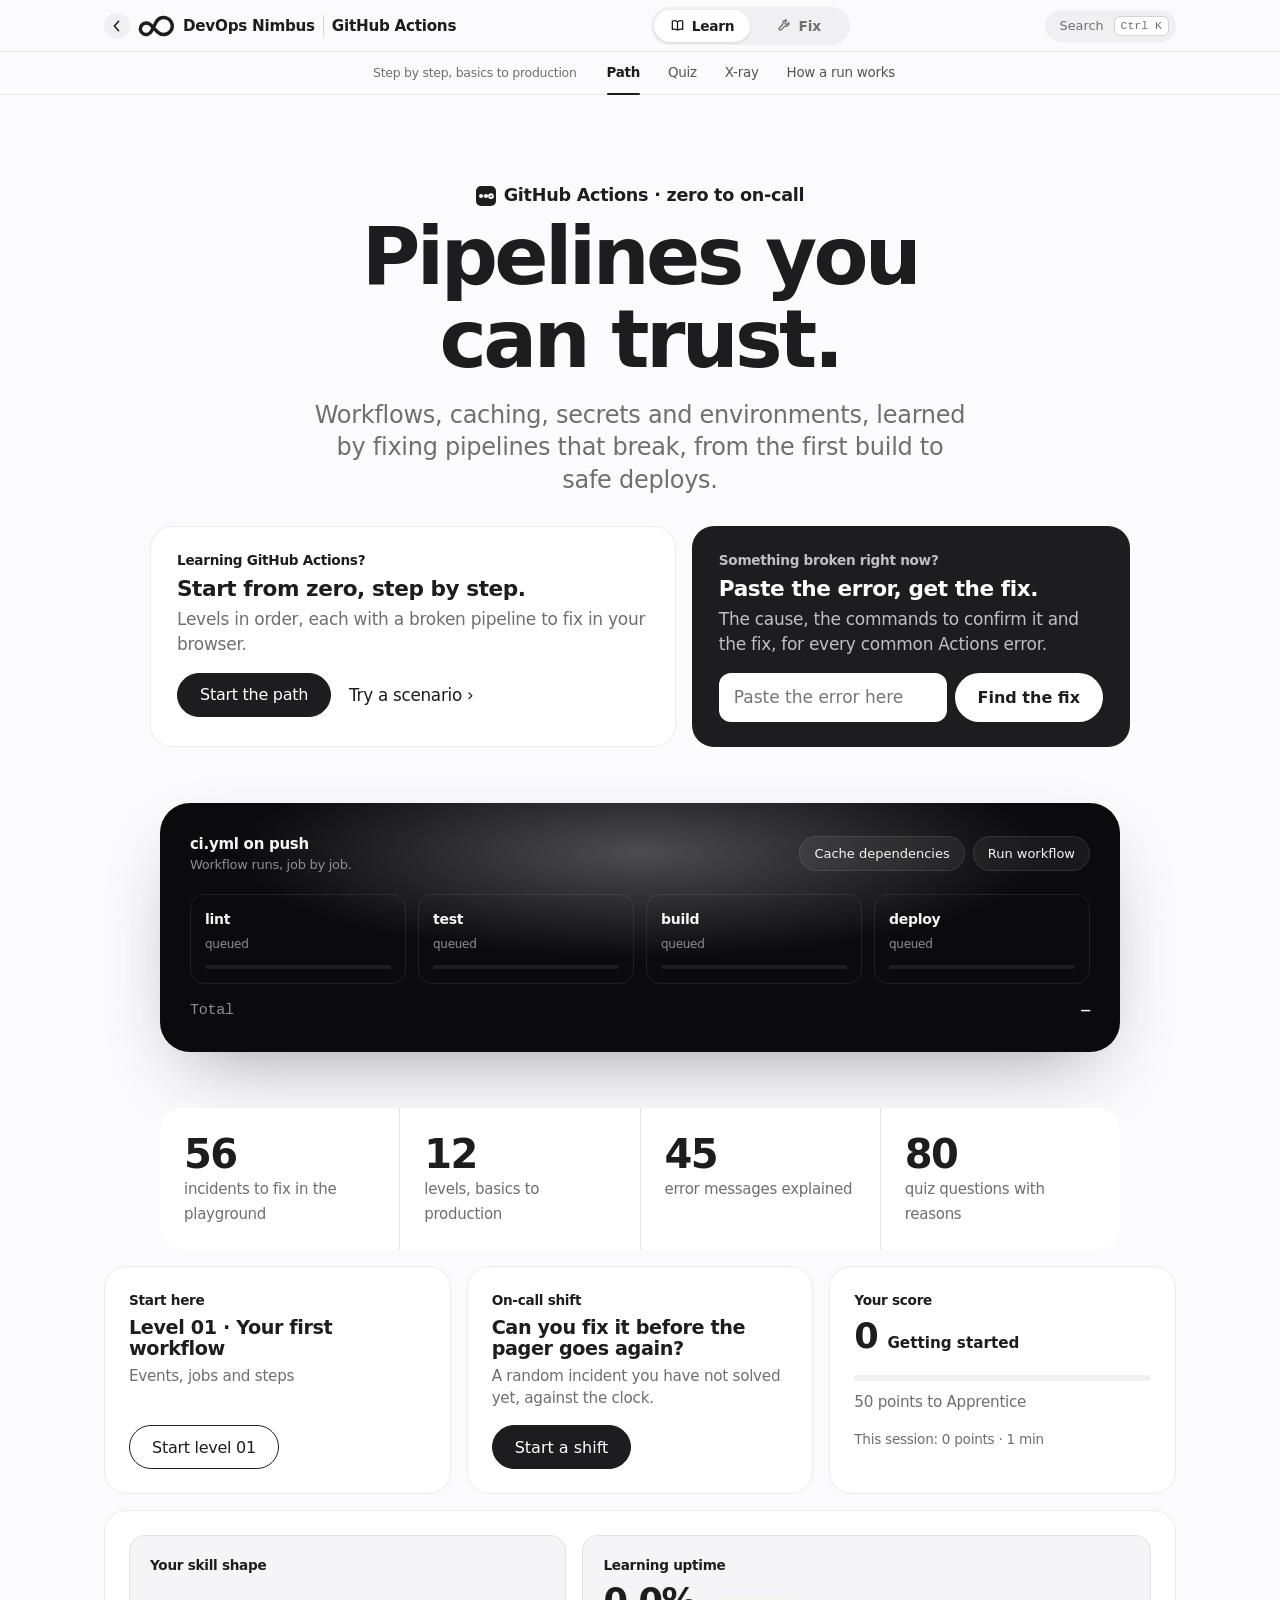
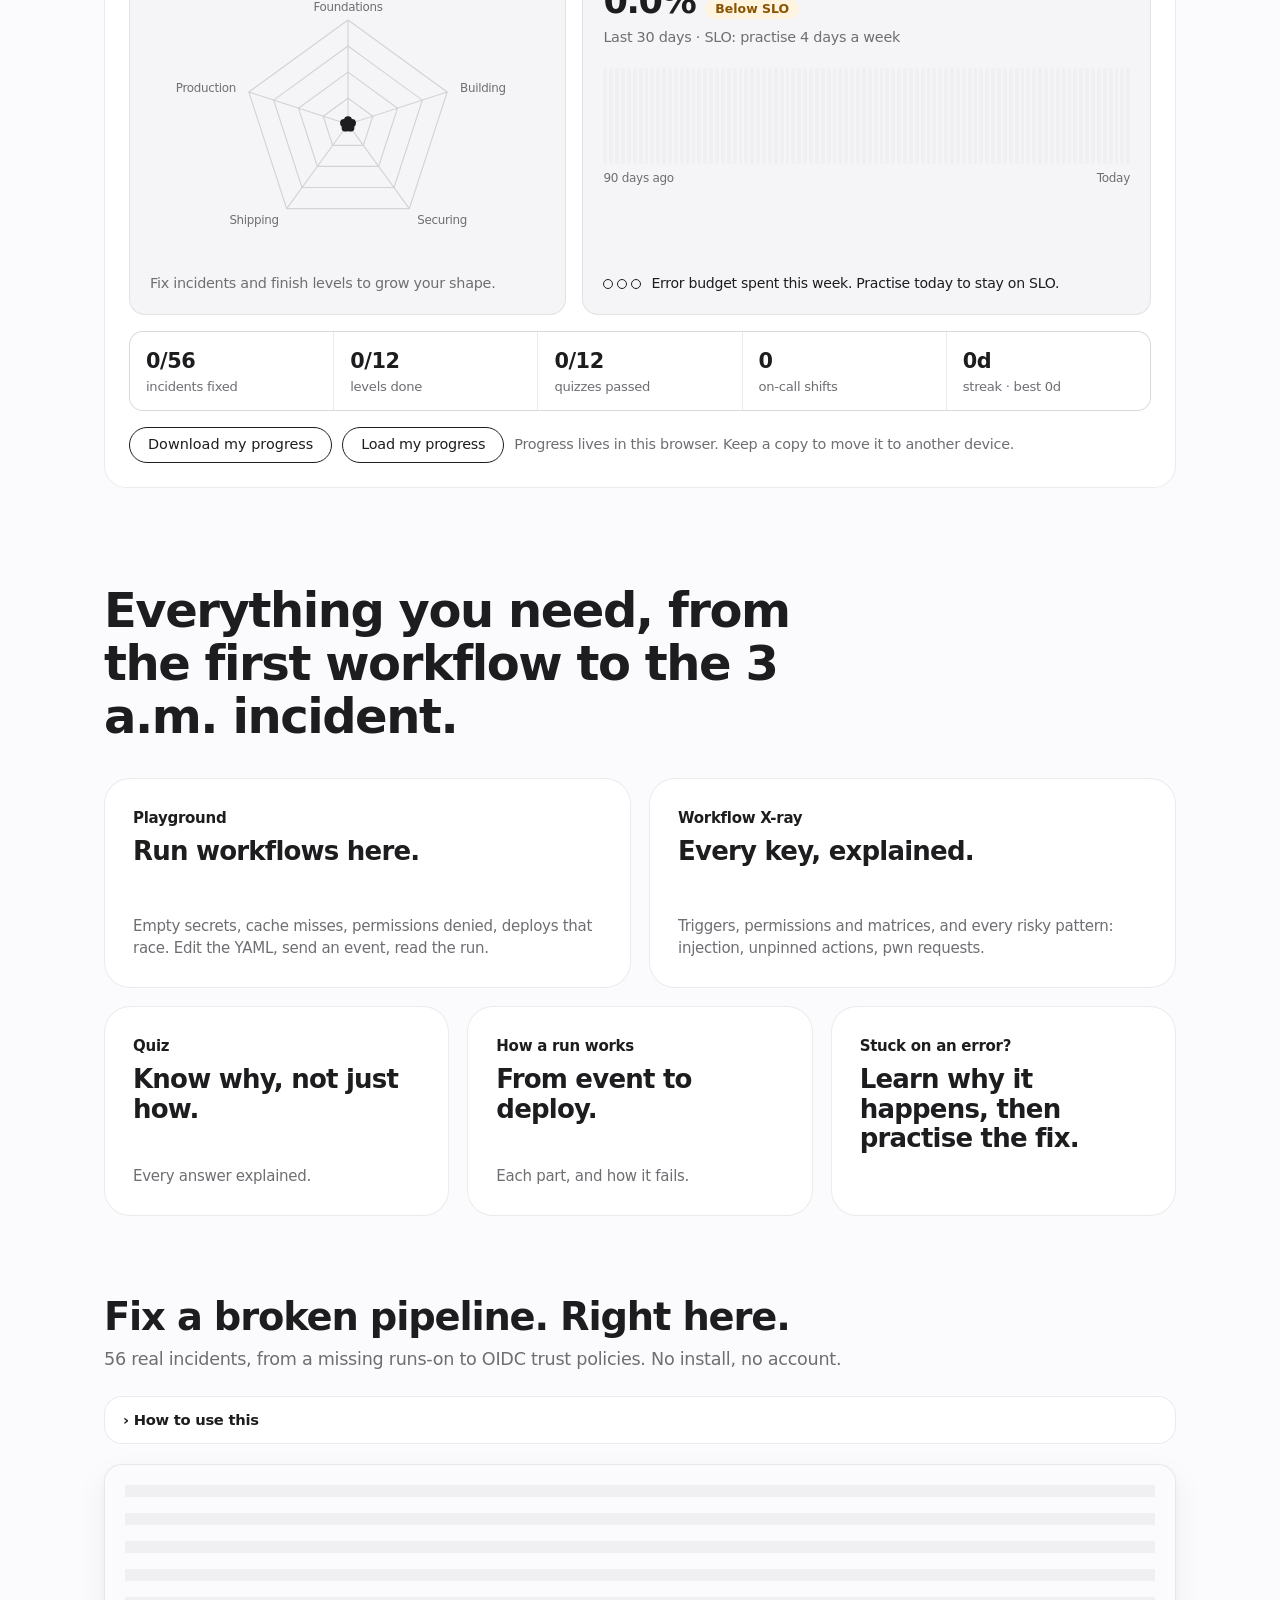
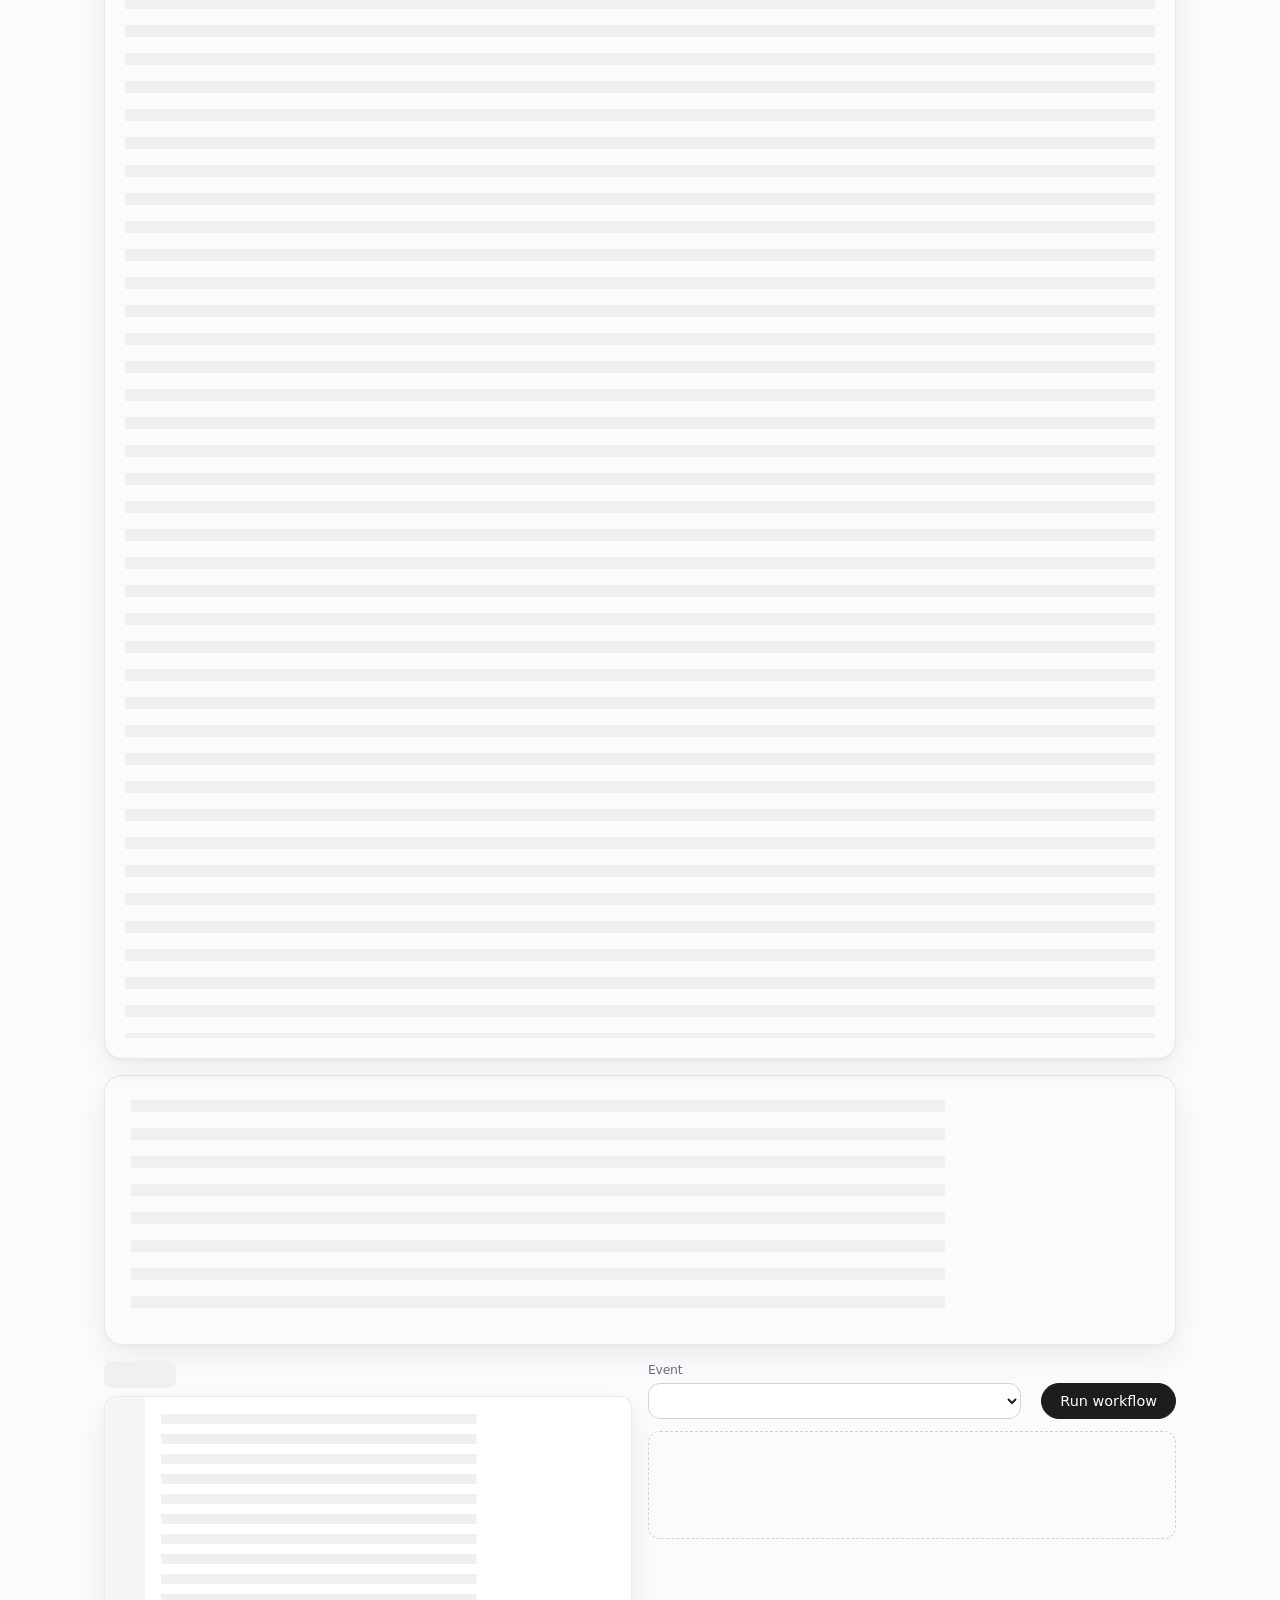
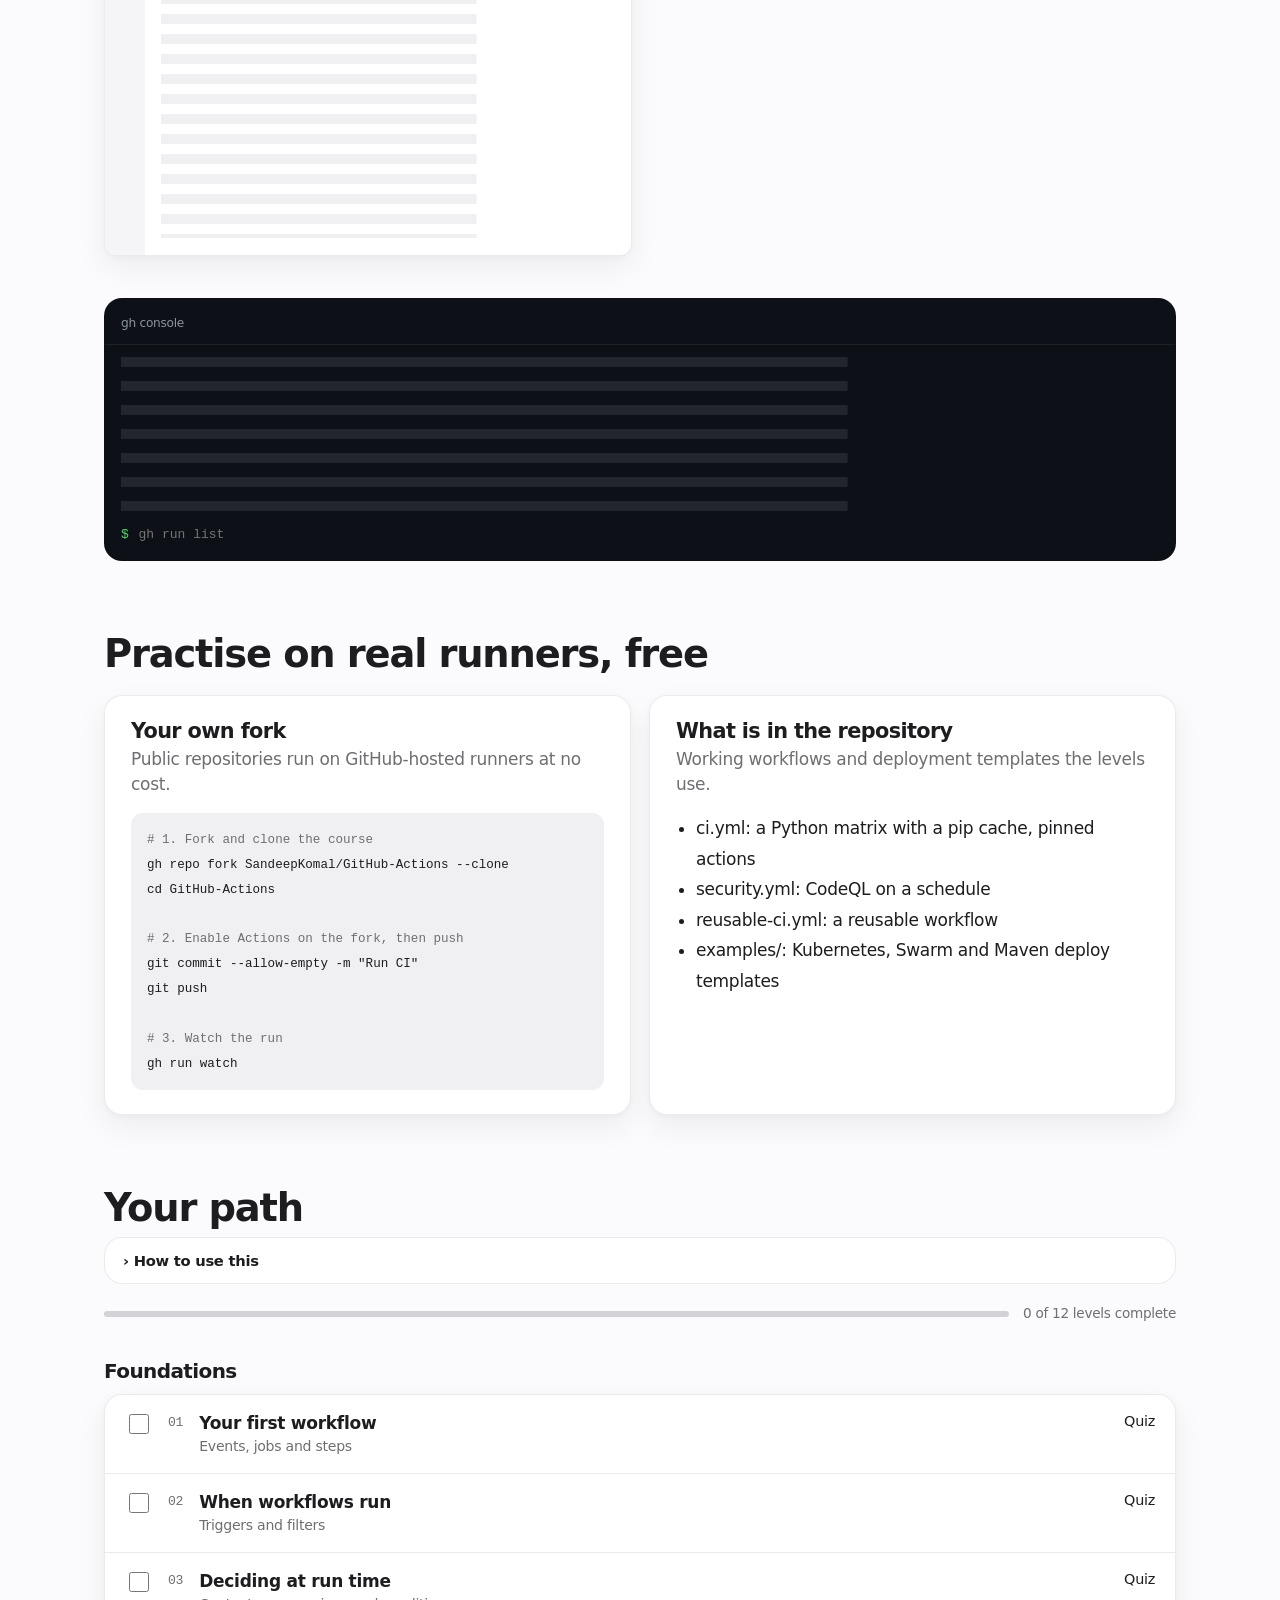
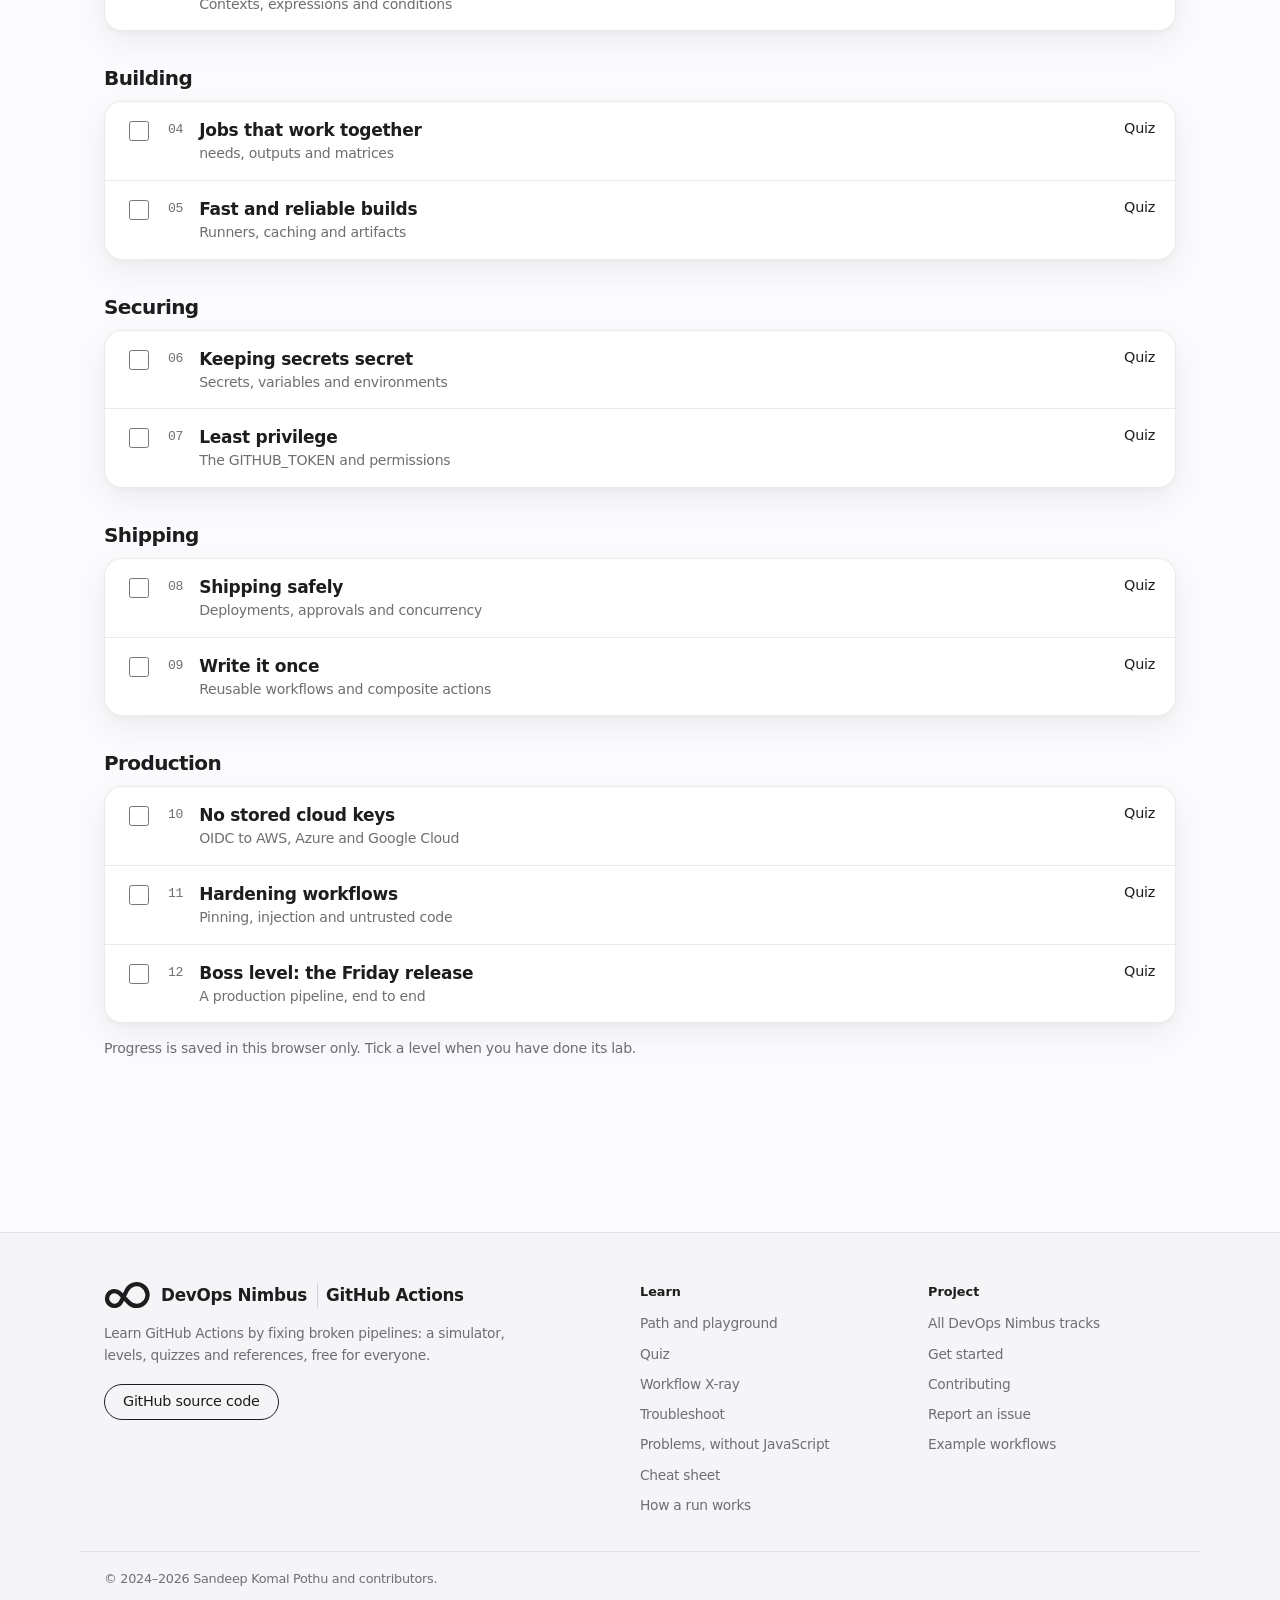
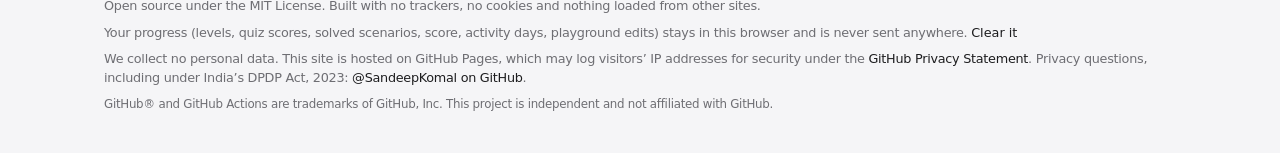
<file: site/index.html>
<!doctype html>
<html lang="en">
<head>
  <meta charset="utf-8">
  <meta name="viewport" content="width=device-width, initial-scale=1">
  <meta http-equiv="Content-Security-Policy" content="default-src 'self'; script-src 'self'; style-src 'self'; img-src 'self' data:; connect-src 'none'; base-uri 'none'; form-action 'none'">
  <meta name="description" content="Learn GitHub Actions by fixing broken pipelines: a workflow simulator with 56 real incidents, a Workflow X-ray, quizzes, a troubleshooting reference for every common error, and a cheat sheet. Free, no account.">
  <meta property="og:site_name" content="DevOps Nimbus">
  <meta property="og:title" content="GitHub Actions, zero to on-call · DevOps Nimbus">
  <meta property="og:description" content="A workflow simulator with real incidents and real error messages, a Workflow X-ray and a troubleshooting reference. Free and open source.">
  <meta property="og:type" content="website">
  <meta property="og:url" content="https://sandeepkomal.github.io/GitHub-Actions/">
  <link rel="canonical" href="https://sandeepkomal.github.io/GitHub-Actions/">
  <title>GitHub Actions · DevOps Nimbus</title>
  <link rel="stylesheet" href="style.css">
  <!-- Only what the first screen needs, fetched alongside the stylesheet; app.js loads the playground, X-ray, quiz bank and architecture after the first paint. -->
  <script defer src="data.js"></script>
  <script defer src="scenario-index.js"></script>
  <script defer src="app.js"></script>
  <script defer src="engage.js"></script>
  <link rel="icon" href="favicon.svg" type="image/svg+xml">
</head>
<body>
  <a class="skip" href="#main">Skip to content</a>
  <header class="top">
    <div class="wrap top-inner">
      <div class="brand">
        <a class="brand-hub" href="https://sandeepkomal.github.io/devops-nimbus/" title="Back to all DevOps Nimbus tracks"><span class="brand-back" aria-hidden="true"><svg viewBox="0 0 8 14" width="7" height="12"><path d="M6.5 1.5 1.5 7l5 5.5" fill="none" stroke="currentColor" stroke-width="1.8" stroke-linecap="round" stroke-linejoin="round"/></svg></span><img class="mark" src="nimbus.svg" alt="" width="37" height="22"><span>DevOps Nimbus</span><span class="sr-only">: back to all tracks</span></a>
        <a class="brand-track" href="#path">GitHub Actions</a>
      </div>
      <nav class="switch" aria-label="Mode">
        <a class="sw learn" href="#path"><svg viewBox="0 0 16 16" width="15" height="15" aria-hidden="true"><path d="M2.5 3.2c1.8-.6 3.6-.4 5.5.8 1.9-1.2 3.7-1.4 5.5-.8v9c-1.8-.6-3.6-.4-5.5.8-1.9-1.2-3.7-1.4-5.5-.8zM8 4v9" fill="none" stroke="currentColor" stroke-width="1.4" stroke-linejoin="round"/></svg>Learn</a>
        <a class="sw fix" href="#doctor"><svg viewBox="0 0 16 16" width="15" height="15" aria-hidden="true"><path d="M10.2 2.4a3.3 3.3 0 0 0-3.9 4.3L2.6 10.4a1.4 1.4 0 0 0 2 2l3.7-3.7a3.3 3.3 0 0 0 4.3-3.9l-2 2-1.7-.4-.4-1.7z" fill="none" stroke="currentColor" stroke-width="1.4" stroke-linejoin="round"/></svg>Fix</a>
      </nav>
      <button type="button" class="kbd-btn" id="palette-open" aria-label="Search the site (Ctrl+K)"><span>Search</span><kbd id="palette-key">Ctrl K</kbd></button>
    </div>
    <div class="wrap sub-row">
      <nav class="subnav" aria-label="Sections">
        <div class="mode learn" role="group" aria-label="Learn">
          <span class="mode-k">Step by step, basics to production</span>
          <a href="#path" data-tab="path">Path</a>
          <a href="#quiz" data-tab="quiz">Quiz</a>
          <a href="#xray" data-tab="xray">X-ray</a>
          <a href="#arch" data-tab="arch">How a run works</a>
        </div>
        <div class="mode fix" role="group" aria-label="Fix">
          <span class="mode-k">Something broken? Find the cause and the fix</span>
          <a href="#doctor" data-tab="doctor">Troubleshoot</a>
          <a href="#cheats" data-tab="cheats">Cheat sheet</a>
        </div>
      </nav>
    </div>
  </header>

  <main id="main">
    <section id="tab-path" class="tab">
      <header class="hero">
        <div class="wrap">
          <p class="eyebrow"><img class="eyebrow-logo" src="logo.svg" alt="" width="20" height="20">GitHub Actions · zero to on-call</p>
          <h1>Pipelines you<br>can trust.</h1>
          <p class="sub">Workflows, caching, secrets and environments, learned by fixing pipelines that break, from the first build to safe deploys.</p>
          <div class="doors">
            <div class="door learn">
              <p class="door-k">Learning GitHub Actions?</p>
              <h2>Start from zero, step by step.</h2>
              <p>Levels in order, each with a broken pipeline to fix in your browser.</p>
              <div class="ctas">
                <a class="pill primary" href="#path-title">Start the path</a>
                <a class="link" href="#playground">Try a scenario</a>
              </div>
            </div>
            <div class="door fix">
              <p class="door-k">Something broken right now?</p>
              <h2>Paste the error, get the fix.</h2>
              <p>The cause, the commands to confirm it and the fix, for every common Actions error.</p>
              <div class="door-search">
                <input id="door-q" type="search" placeholder="Paste the error here" aria-label="Paste an error" autocomplete="off" spellcheck="false">
                <button type="button" class="pill" id="door-go">Find the fix</button>
              </div>
            </div>
          </div>
          <div class="stage" id="stage"></div>
          <div class="stats" id="stats"></div>
          <section class="engage" id="engage" aria-label="Your learning"></section>
        </div>
      </header>

      <div class="wrap">
        <section class="section" aria-labelledby="features-title">
          <h2 id="features-title" class="section-title big">Everything you need, from the first workflow to the 3 a.m. incident.</h2>
          <div class="bento">
            <a class="tile wide" href="#playground"><div><div class="k">Playground</div><h3>Run workflows here.</h3></div><p>Empty secrets, cache misses, permissions denied, deploys that race. Edit the YAML, send an event, read the run.</p></a>
            <a class="tile wide" href="#xray"><div><div class="k">Workflow X-ray</div><h3>Every key, explained.</h3></div><p>Triggers, permissions and matrices, and every risky pattern: injection, unpinned actions, pwn requests.</p></a>
            <a class="tile" href="#quiz"><div><div class="k">Quiz</div><h3>Know why, not just how.</h3></div><p>Every answer explained.</p></a>
            <a class="tile" href="#arch"><div><div class="k">How a run works</div><h3>From event to deploy.</h3></div><p>Each part, and how it fails.</p></a>
            <a class="tile" href="#doctor"><div><div class="k">Stuck on an error?</div><h3>Learn why it happens, then practise the fix.</h3></div></a>
          </div>
        </section>

        <section class="playground" id="playground" aria-labelledby="pg-title">
          <h2 id="pg-title" class="section-title">Fix a broken pipeline. Right here.</h2>
          <p class="section-sub" id="pg-count">Real incidents, real error messages. No install, no account.</p>
          <div class="guide-slot" data-guide="playground"></div>
          <div class="pg-scenarios" id="pg-scenarios" role="group" aria-label="Scenario"></div>
          <div class="pg-brief card" id="pg-brief"></div>
          <div class="pg-body">
            <div class="pg-editor">
              <div class="pg-files" id="pg-files" role="tablist" aria-label="Files"></div>
              <div class="pg-code-wrap">
                <div class="pg-gutter" id="pg-gutter" aria-hidden="true"></div>
                <textarea id="pg-code" spellcheck="false" autocapitalize="off" autocomplete="off" wrap="off"></textarea>
              </div>
              <p class="pg-yaml-error" id="pg-yaml-error" aria-live="polite"></p>
              <div class="pg-snippet" id="pg-snippet" hidden></div>
            </div>
            <div class="pg-run">
              <div class="pg-trigger">
                <label class="pg-event-label">Event
                  <select id="pg-event"></select>
                </label>
                <div class="pg-inputs" id="pg-inputs"></div>
                <button type="button" class="pill primary small-pill" id="pg-run-btn">Run workflow</button>
              </div>
              <div id="pg-output" aria-live="polite"></div>
            </div>
          </div>
          <div class="pg-term">
            <div class="pg-bar" aria-hidden="true"><em>gh console</em></div>
            <div class="pg-out" id="pg-console-out" role="log" aria-label="gh console output"></div>
            <form class="pg-form" id="pg-console" autocomplete="off">
              <span aria-hidden="true">$</span>
              <input id="pg-console-input" type="text" spellcheck="false" autocapitalize="off" aria-label="Type a gh command" placeholder="gh run list">
            </form>
          </div>
        </section>

        <section aria-labelledby="start-title">
          <h2 id="start-title" class="section-title">Practise on real runners, free</h2>
          <div class="start-grid">
            <div class="card">
              <h3>Your own fork</h3>
              <p class="muted">Public repositories run on GitHub-hosted runners at no cost.</p>
              <pre class="start"><code><span class="cm"># 1. Fork and clone the course</span>
gh repo fork SandeepKomal/GitHub-Actions --clone
cd GitHub-Actions

<span class="cm"># 2. Enable Actions on the fork, then push</span>
git commit --allow-empty -m "Run CI"
git push

<span class="cm"># 3. Watch the run</span>
gh run watch</code></pre>
            </div>
            <div class="card">
              <h3>What is in the repository</h3>
              <p class="muted">Working workflows and deployment templates the levels use.</p>
              <ul class="start-list">
                <li><a data-repo="/blob/main/.github/workflows/ci.yml" href="#">ci.yml</a>: a Python matrix with a pip cache, pinned actions</li>
                <li><a data-repo="/blob/main/.github/workflows/security.yml" href="#">security.yml</a>: CodeQL on a schedule</li>
                <li><a data-repo="/blob/main/.github/workflows/reusable-ci.yml" href="#">reusable-ci.yml</a>: a reusable workflow</li>
                <li><a data-repo="/tree/main/examples" href="#">examples/</a>: Kubernetes, Swarm and Maven deploy templates</li>
              </ul>
            </div>
          </div>
        </section>

        <h2 class="section-title" id="path-title">Your path</h2>
        <div class="guide-slot" data-guide="path"></div>
        <div class="progress-row">
          <div class="bar" role="progressbar" aria-label="Levels complete" aria-valuemin="0" aria-valuemax="12" id="bar"><span id="bar-fill"></span></div>
          <span id="bar-text"></span>
        </div>
        <div id="levels"></div>
        <p class="note">Progress is saved in this browser only. Tick a level when you have done its lab.</p>
      </div>
    </section>

    <section id="tab-quiz" class="tab wrap" hidden>
      <h2>Quiz</h2>
      <p class="lede">Questions from real incidents, several for every level. You see right or wrong at once, with the reasoning.</p>
      <div class="guide-slot" data-guide="quiz"></div>
      <label class="field">Practise
        <select id="quiz-level"></select>
      </label>
      <button type="button" class="pill small-pill quiz-again" id="quiz-again">Start again with new order</button>
      <div id="quiz-list"></div>
    </section>

    <section id="tab-xray" class="tab wrap" hidden>
      <h2>Workflow X-ray</h2>
      <p class="lede">Paste a workflow to see what every key does, which lines are risky, and what is missing. Or open one of this repository's own.</p>
      <div class="guide-slot" data-guide="xray"></div>
      <div class="seg" id="xray-pick" role="tablist" aria-label="Workflow"></div>
      <div class="xray-paste card" id="xray-edit">
        <label for="xray-input" class="xray-paste-label">Paste a workflow</label>
        <textarea id="xray-input" rows="12" spellcheck="false" autocapitalize="off" placeholder="name: CI&#10;on: push&#10;jobs:&#10;  ..."></textarea>
        <p id="xray-error" class="xray-warn" hidden></p>
        <div class="xray-paste-actions">
          <button type="button" class="pill primary small-pill" id="xray-go">Explain</button>
          <button type="button" class="pill small-pill" id="xray-example">Load an example</button>
          <button type="button" class="pill small-pill" id="xray-clear">Clear</button>
          <span class="note">Ctrl+Enter explains. Everything stays in your browser; do not paste real secrets.</span>
        </div>
      </div>
      <div class="xray-paste card" id="xray-result" hidden>
        <div class="xray-result-bar">
          <div>
            <p class="xray-result-title" id="xray-summary"></p>
            <p class="note">Select any line to see what it does. Lines marked in amber are worth a second look.</p>
          </div>
          <button type="button" class="pill small-pill" id="xray-edit-btn">Paste another</button>
        </div>
        <div id="xray-review"></div>
      </div>
      <div class="xray" id="xray-view" hidden>
        <ol id="xray-lines" class="code" aria-label="Workflow lines"></ol>
        <aside id="xray-note" class="card" aria-live="polite"></aside>
      </div>
    </section>

    <section id="tab-doctor" class="tab wrap" hidden>
      <p class="mode-banner"><strong>Fix mode.</strong> For when something is broken right now. Learning GitHub Actions instead? <a href="#path">Start the path</a>.</p>
      <h2>Stuck on an error?</h2>
      <p class="lede">Paste the error from your run, or pick a symptom. Each answer explains why it happens, how to confirm it and how to fix and prevent it, then gives you a safe scenario to break and fix it yourself, so you recognise it next time.</p>
      <div class="guide-slot" data-guide="doctor"></div>
      <label class="field wide-field">Search errors and symptoms
        <input id="doctor-q" type="search" placeholder="Paste an error: Resource not accessible by integration" autocomplete="off">
      </label>
      <div id="doctor-list" class="doctor-groups"></div>
      <p class="muted" id="doctor-none" hidden>No answer matches. Try fewer words, or a tool name such as cache, OIDC or artifact.</p>
      <div id="doctor-out"></div>
      <p class="note">Every answer is also on the <a href="problems.html">problems page</a>, plain HTML that works without JavaScript.</p>
    </section>

    <section id="tab-cheats" class="tab wrap" hidden>
      <h2>Cheat sheet</h2>
      <p class="lede">The workflow snippets and gh commands people use. Try opens the playground scenario where it applies; Lab marks what needs a real repository.</p>
      <div class="guide-slot" data-guide="cheats"></div>
      <label class="field">Search
        <input id="cheat-q" type="search" placeholder="cache, secret, matrix..." autocomplete="off">
      </label>
      <div id="cheat-out"></div>
    </section>

    <section id="tab-arch" class="tab wrap" hidden>
      <h2>How a workflow run works</h2>
      <p class="lede">How a run goes from an event to a deploy: what each part does and how you can tell when it breaks. Point at a part, or tab to it.</p>
      <div class="arch" id="arch"></div>
    </section>
  </main>

  <footer class="foot">
    <div class="wrap foot-grid">
      <div class="foot-brand">
        <a class="brand" href="#path"><img class="mark" src="nimbus.svg" alt="" width="47" height="28">DevOps Nimbus <span class="brand-track">GitHub Actions</span></a>
        <p>Learn GitHub Actions by fixing broken pipelines: a simulator, levels, quizzes and references, free for everyone.</p>
        <a class="pill small-pill" data-repo="" href="#">GitHub source code</a>
      </div>
      <nav class="foot-col" aria-label="Learn">
        <h2>Learn</h2>
        <a href="#path">Path and playground</a>
        <a href="#quiz">Quiz</a>
        <a href="#xray">Workflow X-ray</a>
        <a href="#doctor">Troubleshoot</a>
        <a href="problems.html">Problems, without JavaScript</a>
        <a href="#cheats">Cheat sheet</a>
        <a href="#arch">How a run works</a>
      </nav>
      <nav class="foot-col" aria-label="Project">
        <h2>Project</h2>
        <a href="https://sandeepkomal.github.io/devops-nimbus/">All DevOps Nimbus tracks</a>
        <a data-repo="#quick-start" href="#">Get started</a>
        <a data-repo="/blob/main/CONTRIBUTING.md" href="#">Contributing</a>
        <a data-repo="/issues/new" href="#">Report an issue</a>
        <a data-repo="/tree/main/examples" href="#">Example workflows</a>
      </nav>
    </div>
    <div class="wrap foot-base">
      <p>© 2024–2026 Sandeep Komal Pothu and contributors.</p>
      <p>Open source under the MIT License. Built with no trackers, no cookies and nothing loaded from other sites.</p>
      <p>Your progress (levels, quiz scores, solved scenarios, score, activity days, playground edits) stays in this browser and is never sent anywhere. <button type="button" class="link-btn" id="forget">Clear it</button></p>
      <p>We collect no personal data. This site is hosted on GitHub Pages, which may log visitors’ IP addresses for security under the <a href="https://docs.github.com/en/site-policy/privacy-policies/github-general-privacy-statement">GitHub Privacy Statement</a>. Privacy questions, including under India’s DPDP Act, 2023: <a href="https://github.com/SandeepKomal">@SandeepKomal on GitHub</a>.</p>
      <p class="foot-tm">GitHub® and GitHub Actions are trademarks of GitHub, Inc. This project is independent and not affiliated with GitHub.</p>
    </div>
  </footer>

  <dialog id="palette" class="palette" aria-label="Search">
    <input id="palette-input" type="text" placeholder="Jump to a scenario, error or section" autocomplete="off" aria-controls="palette-list">
    <ul id="palette-list" role="listbox"></ul>
    <p class="palette-foot muted"><kbd>↑</kbd> <kbd>↓</kbd> to move · <kbd>Enter</kbd> to open · <kbd>Esc</kbd> to close</p>
  </dialog>
</body>
</html>
</file>
<file: site/style.css>
/* DevOps Nimbus GitHub Actions site.
   Calm, product-page styling: system font, solid surfaces, hairline borders, one accent. */
:root {
  --bg: #fbfbfd;
  --surface: #ffffff;
  --surface-2: #f5f5f7;
  --text: #1d1d1f;
  --muted: #6e6e73;
  --line: #d2d2d7;
  --hair: rgba(0, 0, 0, .08);
  --a: #1d1d1f;
  --accent-hover: #000000;
  --accent-2: #1d1d1f;
  --stage-accent: #f5f5f7; /* the dark stage keeps the dark-mode accent */
  --accent-soft: #eeeef1;
  --on-accent: #ffffff;
  --ok: #1d8a3a;
  --ok-soft: #e9f6ec;
  --bad: #d70015;
  --bad-soft: #fdecee;
  --warn: #c77700;
  --warn-text: #8a5300;
  --warn-soft: #fff4e0;
  --code-bg: #f0f0f3;
  --stage: #0b0b0d;
  --stage-text: #f5f5f7;
  --stage-muted: #8e8e93;
  --stage-line: rgba(255, 255, 255, .09);
  --shadow: 0 2px 8px rgba(0, 0, 0, .04), 0 12px 32px rgba(0, 0, 0, .06);
  --radius: 18px;
  --radius-sm: 12px;
  --ease: cubic-bezier(.22, .8, .2, 1);
  --mono: "SF Mono", ui-monospace, Menlo, Consolas, monospace;
  color-scheme: light dark;
}
@media (prefers-color-scheme: dark) {
  :root {
    --bg: #000000;
    --surface: #1c1c1e;
    --surface-2: #161617;
    --text: #f5f5f7;
    --muted: #a1a1a6;
    --line: #424245;
    --hair: rgba(255, 255, 255, .1);
    --a: #f5f5f7;
    --accent-hover: #ffffff;
    --accent-2: #f5f5f7;
    --accent-soft: #434345;
    --on-accent: #000000;
    --ok: #30d158;
    --ok-soft: #0f2e18;
    --bad: #ff6961;
    --bad-soft: #3a1414;
    --warn: #ffb340;
    --warn-text: #ffcc80;
    --warn-soft: #3a2a0c;
    --code-bg: #2c2c2e;
    --shadow: none;
  }
}

* { box-sizing: border-box; }
html { -webkit-text-size-adjust: 100%; scroll-padding-top: 72px; }
body {
  margin: 0; background: var(--bg); color: var(--text);
  font: 17px/1.47 -apple-system, BlinkMacSystemFont, "SF Pro Text", "Helvetica Neue", "Segoe UI", system-ui, sans-serif;
  letter-spacing: -.016em; -webkit-font-smoothing: antialiased;
}
a { color: var(--a); text-decoration: none; }
a:hover { text-decoration: underline; }
code, pre { font-family: var(--mono); font-size: .86em; letter-spacing: 0; }
:not(pre) > code { background: var(--code-bg); padding: .12em .4em; border-radius: 6px; }
pre { background: var(--code-bg); padding: 14px 16px; border-radius: var(--radius-sm); overflow-x: auto; margin: 0; line-height: 1.6; }
h1, h2, h3, h4 { letter-spacing: -.03em; line-height: 1.1; }
:focus-visible { outline: 3px solid var(--a); outline-offset: 3px; border-radius: 8px; }
button { font: inherit; }
.wrap { max-width: 1120px; margin: 0 auto; padding: 0 24px; }
.skip { position: absolute; left: -9999px; }
.skip:focus { left: 16px; top: 8px; background: var(--surface); padding: 6px 10px; z-index: 30; }
.sr { position: absolute; width: 1px; height: 1px; overflow: hidden; clip: rect(0 0 0 0); }
.muted { color: var(--muted); }
.small { font-size: .9rem; }
.note { color: var(--muted); font-size: .88rem; }
.lede { color: var(--muted); font-size: 1.15rem; margin: -6px 0 24px; max-width: 700px; }
.tag { margin: 0 0 6px; font-size: .78rem; color: var(--muted); font-weight: 500; }
.dim { color: var(--stage-muted); }

/* Navigation: solid, quiet. */
.top { position: sticky; top: 0; z-index: 20; background: var(--bg); border-bottom: 1px solid var(--hair); }
.top-inner { display: flex; align-items: center; gap: 18px; height: 52px; }
.brand { display: flex; align-items: center; gap: 8px; font-weight: 600; font-size: .95rem; color: var(--text); white-space: nowrap; }
.brand:hover { text-decoration: none; }
.brand img { display: block; width: 22px; height: 22px; }
/* The problems page keeps a plain link row in its header. */
.problems .top nav { display: flex; align-items: center; gap: 2px; overflow-x: auto; flex: 1; scrollbar-width: none; }
.problems .top nav a { color: var(--text); opacity: .78; padding: 6px 10px; border-radius: 99px; white-space: nowrap; font-size: .82rem; transition: opacity .2s, background .2s; }
.problems .top nav a:hover { opacity: 1; text-decoration: none; }
.kbd-btn { display: inline-flex; align-items: center; gap: 10px; font-size: .8rem; color: var(--muted); background: var(--code-bg); border: 1px solid transparent; border-radius: 99px; padding: 5px 6px 5px 14px; cursor: pointer; }
.kbd-btn:hover { border-color: var(--line); }
kbd { font: 500 .72rem/1 var(--mono); color: var(--muted); background: var(--surface); border: 1px solid var(--line); border-radius: 6px; padding: 3px 6px; }

main { padding-bottom: 64px; min-height: 70vh; }
.tab > h2 { font-size: clamp(2rem, 4.5vw, 3rem); font-weight: 700; margin: 48px 0 14px; }

/* Hero: centred, on the plain page. */
.hero { text-align: center; padding: 88px 0 24px; }
.eyebrow { color: var(--a); font-weight: 600; font-size: 1.1rem; margin: 0 0 6px; }
.hero h1 { font-size: clamp(2.75rem, 7vw, 5rem); line-height: 1.04; letter-spacing: -.045em; font-weight: 700; margin: 0 0 18px; }
.hero .sub { font-size: clamp(1.15rem, 2.2vw, 1.5rem); color: var(--muted); line-height: 1.35; max-width: 660px; margin: 0 auto 30px; }
.ctas { display: flex; gap: 18px; justify-content: center; align-items: center; flex-wrap: wrap; }
.link { font-size: 1.05rem; }
.link::after { content: " ›"; }
.doors { display: grid; grid-template-columns: 1.2fr 1fr; gap: 16px; max-width: 980px; margin: 8px auto 0; text-align: left; }
.door { padding: 24px 26px; border-radius: 22px; border: 1px solid var(--hair); background: var(--surface); display: flex; flex-direction: column; gap: 6px; }
.door h2 { margin: 0; font-size: 1.35rem; letter-spacing: -.02em; }
.door p { margin: 0; color: var(--muted); }
.door .door-k { font-size: .85rem; font-weight: 600; color: var(--a); }
.door .ctas { justify-content: flex-start; margin-top: 10px; }
.door-search { display: flex; gap: 8px; margin-top: 10px; }
.door-search input { flex: 1; min-width: 0; border-radius: 99px; }
/* Fix mode banner: a neutral card with an on-call bar. */
.mode-banner { margin: 32px 0 0; padding: 12px 16px; border-radius: var(--radius-sm); background: var(--surface); border: 1px solid var(--hair); box-shadow: inset 3px 0 0 var(--oncall); font-size: .95rem; }
.mode-banner + h2 { margin-top: 28px; }
.pill {
  display: inline-flex; align-items: center; justify-content: center; gap: 6px; min-height: 44px; padding: 0 22px; border-radius: 99px;
  font-size: 1rem; color: var(--a); background: transparent; border: 1px solid var(--a); cursor: pointer;
  transition: background .2s var(--ease), color .2s var(--ease), transform .2s var(--ease);
}
.pill:hover { text-decoration: none; background: var(--accent-soft); }
.pill:active { transform: scale(.98); }
.pill.primary { background: var(--a); color: var(--on-accent); border-color: var(--a); }
.pill.primary:hover { background: var(--accent-hover); }
.small-pill { min-height: 36px; padding: 0 18px; font-size: .9rem; }

/* The stage: the pipeline signature, dark and lit by the accent. */
.stage { position: relative; text-align: left; margin: 56px auto 0; max-width: 960px; background: var(--stage); color: var(--stage-text); border-radius: 30px; padding: 30px; overflow: hidden; isolation: isolate;
  box-shadow: 0 30px 80px -30px color-mix(in srgb, var(--a) 45%, transparent); }
.stage::before { content: ""; position: absolute; inset: -40% -10% auto; height: 120%; background: radial-gradient(closest-side, color-mix(in srgb, var(--stage-accent) 28%, transparent), transparent 70%); z-index: -1; pointer-events: none; }
.stage-bar { display: flex; justify-content: space-between; align-items: center; gap: 12px; flex-wrap: wrap; margin-bottom: 20px; font-size: 13px; color: var(--stage-muted); }
.stage-bar strong { color: var(--stage-text); font-weight: 600; font-size: 15px; }
.stage-controls { display: flex; gap: 8px; flex-wrap: wrap; }
.toggle { border: 1px solid var(--stage-line); background: rgba(255, 255, 255, .06); color: var(--stage-text); border-radius: 99px; padding: 7px 14px; font-size: 13px; cursor: pointer; transition: background .2s, border-color .2s; }
.toggle:hover, .toggle[aria-pressed="true"] { border-color: var(--stage-accent); background: color-mix(in srgb, var(--stage-accent) 18%, transparent); }
.toggle:disabled { opacity: .6; cursor: default; }
.pipe { display: grid; grid-template-columns: repeat(4, minmax(0, 1fr)); gap: 12px; }
.job-card { border: 1px solid var(--stage-line); border-radius: 14px; padding: 14px; transition: border-color .3s; }
.job-card b { display: block; font-size: 14px; }
.job-card .t { font-size: 12px; color: var(--stage-muted); }
.job-card.run { border-color: var(--stage-accent); }
.job-card.done { border-color: color-mix(in srgb, #30d158 60%, transparent); }
.jbar { height: 4px; border-radius: 99px; background: rgba(255, 255, 255, .08); margin-top: 10px; overflow: hidden; }
.jbar i { display: block; height: 100%; width: 0; background: var(--stage-accent); }
.job-card.done .jbar i { background: #30d158; }
.meter { margin-top: 16px; display: flex; justify-content: space-between; font-size: 15px; font-family: var(--mono); }

/* Stats and bento */
.stats { display: grid; grid-template-columns: repeat(4, minmax(0, 1fr)); gap: 1px; background: var(--hair); border-radius: 22px; overflow: hidden; margin: 56px auto 0; max-width: 960px; text-align: left; }
.stats div { background: var(--surface); padding: 24px; }
.stats b { display: block; font-size: 40px; letter-spacing: -.04em; line-height: 1.1; }
.stats span { color: var(--muted); font-size: 15px; }
.section { padding: 72px 0 8px; }
.section-title { font-size: clamp(1.7rem, 3.5vw, 2.4rem); font-weight: 700; margin: 72px 0 8px; }
.section-title.big { font-size: clamp(2rem, 4.5vw, 3rem); max-width: 760px; margin: 0 0 36px; }
.section-sub { color: var(--muted); font-size: 1.1rem; margin: 0 0 24px; }
.bento { display: grid; grid-template-columns: repeat(6, minmax(0, 1fr)); gap: 18px; }
.tile { background: var(--surface); border: 1px solid var(--hair); border-radius: 26px; padding: 28px; grid-column: span 2; min-height: 210px; display: flex; flex-direction: column; justify-content: space-between; color: var(--text);
  transition: transform .35s var(--ease), box-shadow .35s var(--ease); }
.tile:hover { text-decoration: none; transform: translateY(-3px); box-shadow: 0 18px 40px -22px rgba(0, 0, 0, .3); }
.tile.wide { grid-column: span 3; }
.tile .k { color: var(--a); font-weight: 600; font-size: 15px; }
.tile h3 { font-size: 26px; letter-spacing: -.03em; line-height: 1.12; margin: 8px 0 0; }
.tile p { color: var(--muted); margin: 10px 0 0; font-size: 15px; }

/* Cards, forms, chips */
.card { background: var(--surface); border-radius: var(--radius); box-shadow: var(--shadow); border: 1px solid var(--hair); padding: 24px 26px; }
.field { display: flex; flex-direction: column; gap: 6px; font-size: .9rem; color: var(--muted); max-width: 560px; margin-bottom: 22px; }
.wide-field { max-width: 760px; }
select, input[type="search"], input[type="text"] { font: inherit; color: var(--text); background: var(--surface); border: 1px solid var(--line); border-radius: var(--radius-sm); padding: 11px 14px; }
select:focus, input[type="search"]:focus, input[type="text"]:focus { border-color: var(--a); outline: none; box-shadow: 0 0 0 4px var(--accent-soft); }
.chip { font-size: .86rem; border: 1px solid var(--line); background: var(--surface); color: var(--text); padding: 7px 14px; border-radius: 99px; cursor: pointer; display: inline-flex; align-items: center; transition: border-color .15s, background .15s; }
.chip:hover { border-color: var(--a); text-decoration: none; }
.chip[aria-pressed="true"] { border-color: var(--a); background: var(--accent-soft); color: var(--a); }
.linkish, .link-btn { color: var(--a); background: none; border: 0; padding: 0; cursor: pointer; }
.linkish:hover, .link-btn:hover { text-decoration: underline; }

/* Start */
.start-grid { display: grid; grid-template-columns: minmax(0, 1fr) minmax(0, 1fr); gap: 18px; margin-top: 20px; }
.start-grid h3 { font-size: 1.3rem; margin: 0 0 4px; }
.start-grid .muted { margin: 0 0 16px; }
pre.start { line-height: 1.7; }
pre.start .cm { color: var(--muted); }
.start-list { margin: 0; padding-left: 20px; line-height: 1.8; }

/* Path */
.progress-row { display: flex; align-items: center; gap: 14px; margin: 16px 0 8px; }
.bar { flex: 1; height: 6px; background: var(--line); border-radius: 99px; overflow: hidden; }
.bar span { display: block; height: 100%; width: 0; background: var(--a); border-radius: 99px; transition: width .5s var(--ease); }
#bar-text { color: var(--muted); font-size: .85rem; white-space: nowrap; }
.stage-title { font-size: 1.25rem; font-weight: 700; margin: 36px 0 12px; }
.levels { list-style: none; padding: 0; margin: 0; background: var(--surface); border-radius: var(--radius); box-shadow: var(--shadow); border: 1px solid var(--hair); overflow: hidden; }
.level { display: grid; grid-template-columns: auto auto minmax(0, 1fr) auto; align-items: start; gap: 16px; padding: 16px 20px; border-top: 1px solid var(--hair); }
.level:first-child { border-top: 0; }
.level input { width: 20px; height: 20px; accent-color: var(--ok); margin-top: 3px; }
.level .num { font: .82rem/1.9 var(--mono); color: var(--muted); }
.level .what summary { cursor: pointer; display: flex; flex-direction: column; list-style: none; }
.level .what summary::-webkit-details-marker { display: none; }
.level.done .what strong { color: var(--muted); }
.level .topic { color: var(--muted); font-size: .88rem; }
.level-body { padding-top: 8px; font-size: .95rem; }
.level-body h4 { font-size: .82rem; color: var(--muted); margin: 12px 0 4px; letter-spacing: 0; }
.level-body ul, .level-body ol { margin: 0; padding-left: 20px; }
.level-body li { margin: 3px 0; }
.level .actions { display: flex; gap: 14px; align-items: center; }

/* Quiz */
.score { position: sticky; top: 60px; z-index: 5; background: var(--surface); box-shadow: var(--shadow); border: 1px solid var(--hair); border-radius: var(--radius); padding: 14px 20px; margin-bottom: 18px; display: grid; gap: 10px; font-variant-numeric: tabular-nums; }
.score .meter { display: block; height: 6px; background: var(--line); border-radius: 99px; overflow: hidden; margin: 0; }
.score .fill { display: block; height: 100%; width: 0; background: var(--a); transition: width .35s var(--ease); }
.score .result { margin: 0; }
.question { margin-bottom: 16px; }
.question h3 { font-size: 1.12rem; margin: 0 0 16px; font-weight: 600; line-height: 1.35; letter-spacing: -.02em; }
.options { display: grid; gap: 10px; }
.opt { font-size: 1rem; text-align: left; color: var(--text); background: var(--surface-2); border: 1px solid var(--line); border-radius: var(--radius-sm); padding: 13px 16px; cursor: pointer; transition: border-color .2s, background .2s; }
.opt:hover:not(:disabled) { border-color: var(--a); background: var(--surface); }
.opt:disabled { cursor: default; }
.opt.right { border-color: var(--ok); background: var(--ok-soft); }
.opt.right::before { content: "✓  "; color: var(--ok); font-weight: 700; }
.opt.wrong { border-color: var(--bad); background: var(--bad-soft); }
.opt.wrong::before { content: "✕  "; color: var(--bad); font-weight: 700; }
.opt:disabled:not(.right):not(.wrong) { opacity: .55; }
.feedback { margin: 14px 0 0; line-height: 1.5; }
.feedback:empty { display: none; }
.feedback.ok strong { color: var(--ok); }
.feedback.bad strong { color: var(--bad); }
.quiz-again { margin: -8px 0 20px; }

/* X-ray */
.seg { display: inline-flex; background: var(--code-bg); border-radius: 18px; padding: 3px; margin-bottom: 18px; flex-wrap: wrap; max-width: 100%; }
.seg button { font-size: .86rem; border: 0; background: transparent; color: var(--muted); padding: 7px 14px; border-radius: 99px; cursor: pointer; }
.seg button[aria-selected="true"] { background: var(--surface); color: var(--text); box-shadow: 0 1px 4px rgba(0, 0, 0, .12); }
.xray { display: grid; grid-template-columns: minmax(0, 1.3fr) minmax(0, 1fr); gap: 18px; align-items: start; }
.xray[hidden] { display: none; }
.code { list-style: none; margin: 0; padding: 10px 0; background: var(--surface); border: 1px solid var(--hair); box-shadow: var(--shadow); border-radius: var(--radius); overflow-x: auto; counter-reset: ln; }
.code li { counter-increment: ln; display: flex; }
.code li::before { content: counter(ln); width: 38px; flex: none; text-align: right; padding-right: 12px; color: var(--muted); font: .78rem/2.1 var(--mono); opacity: .6; }
.line { flex: 1; text-align: left; border: 0; background: transparent; color: var(--text); font: .85rem/2.1 var(--mono); white-space: pre; padding: 0 14px 0 4px; cursor: pointer; border-radius: 6px; }
.line:hover, .line.on { background: var(--accent-soft); }
.line.on { box-shadow: inset 3px 0 0 var(--a); }
.line.blank { cursor: default; }
.line.blank:hover { background: none; }
.line.warn { box-shadow: inset 3px 0 0 var(--warn); }
.line.unknown { color: var(--muted); }
#xray-note { position: sticky; top: 72px; }
#xray-note pre { margin-bottom: 14px; white-space: pre-wrap; }
.xray-warn { color: var(--warn-text); background: var(--warn-soft); padding: 8px 12px; border-radius: 10px; font-size: .92rem; }
.xray-paste { margin-bottom: 18px; }
.xray-paste-label { display: block; font-weight: 600; margin-bottom: 8px; }
#xray-input { width: 100%; font: .86rem/1.6 var(--mono); color: var(--text); background: var(--code-bg); border: 1px solid transparent; border-radius: var(--radius-sm); padding: 12px 14px; resize: vertical; }
#xray-input:focus { outline: none; border-color: var(--a); }
.xray-paste-actions { display: flex; flex-wrap: wrap; align-items: center; gap: 10px 14px; margin-top: 12px; }
.xray-result-bar { display: flex; flex-wrap: wrap; align-items: center; justify-content: space-between; gap: 12px 18px; }
.xray-result-title { margin: 0; font-weight: 600; }
.xray-result-bar .note { margin: 2px 0 0; }
#xray-review:not(:empty) { margin-top: 14px; padding-top: 12px; border-top: 1px solid var(--hair); }
.xray-missing summary { cursor: pointer; font-size: .9rem; font-weight: 600; color: var(--warn-text); }
.xray-review { margin: 6px 0 0; padding-left: 20px; font-size: .9rem; color: var(--muted); }
.code li.note-slot { display: block; counter-increment: none; padding: 6px 10px 10px; }
.code li.note-slot::before { content: none; }
.code li.note-slot #xray-note { position: static; box-shadow: none; }

/* Troubleshoot */
.doctor-groups { margin: 0 0 20px; padding: 4px 20px; background: var(--surface); border: 1px solid var(--hair); border-radius: var(--radius); box-shadow: var(--shadow); }
.doctor-group { display: grid; grid-template-columns: 210px minmax(0, 1fr); gap: 8px 16px; padding: 12px 0; }
.doctor-group[hidden] { display: none; }
.doctor-group:not([hidden]) ~ .doctor-group:not([hidden]) { border-top: 1px solid var(--hair); }
.doctor-group-name { display: flex; align-items: center; gap: 8px; min-height: 34px; font-size: .84rem; font-weight: 600; }
.doctor-group-count { font-size: .72rem; font-weight: 500; color: var(--muted); background: var(--code-bg); border-radius: 99px; padding: 2px 8px; font-variant-numeric: tabular-nums; }
.doctor-group-items { display: flex; flex-wrap: wrap; gap: 8px; }
.doctor-group .chip { font-size: .82rem; padding: 6px 12px; text-align: left; }
.doctor-group .chip[hidden] { display: none; }
#doctor-out { scroll-margin-top: 72px; }
.answer h3 { margin: 0; font-size: 1.3rem; }
.answer-head { display: flex; justify-content: space-between; align-items: flex-start; gap: 12px; }
.answer h4 { margin: 18px 0 6px; font-size: .82rem; color: var(--muted); font-weight: 600; letter-spacing: 0; }
.answer p { margin: 0; }
.answer pre { white-space: pre-wrap; word-break: break-word; }
.answer pre.err { background: var(--bad-soft); color: var(--text); }
.doctor-practise { display: flex; flex-wrap: wrap; align-items: center; gap: 8px; margin-top: 16px; }
.learn-it { margin-top: 24px; padding: 18px 20px; border-radius: var(--radius-sm); background: var(--accent-soft); border: 1px solid var(--hair); }
.answer .learn-it h4 { margin-top: 0; color: var(--text); }
.learn-it > p { margin: 4px 0 0; }

/* Cheat sheet */
.group { font-size: 1rem; color: var(--muted); margin: 28px 0 10px; font-weight: 600; }
.cheats { list-style: none; padding: 0; margin: 0; background: var(--surface); border: 1px solid var(--hair); box-shadow: var(--shadow); border-radius: var(--radius); overflow: hidden; }
.cheats li { display: flex; align-items: center; justify-content: space-between; gap: 14px; padding: 12px 18px; border-top: 1px solid var(--hair); }
.cheats li:first-child { border-top: 0; }
.cheats li > div:first-child { display: flex; flex-direction: column; gap: 4px; min-width: 0; }
.cheats code { background: none; padding: 0; overflow-wrap: anywhere; }
.cheats pre.snippet { padding: 8px 12px; font-size: .9em; }
.cheats .muted { font-size: .86rem; }
.copy { font-size: .8rem; border: 1px solid var(--line); background: var(--surface); color: var(--a); padding: 5px 12px; border-radius: 99px; cursor: pointer; }
.copy:hover { border-color: var(--a); text-decoration: none; }
.cheat-actions { display: flex; gap: 6px; flex: none; }
.cheat-actions > :first-child { min-width: 52px; text-align: center; }
.copy.lab { color: var(--muted); }

/* Guides */
.guide { margin: 0 0 20px; background: var(--surface); border: 1px solid var(--hair); border-radius: var(--radius); }
.guide summary { cursor: pointer; padding: 12px 18px; font-weight: 600; font-size: .92rem; color: var(--a); list-style: none; }
.guide summary::-webkit-details-marker { display: none; }
.guide summary::before { content: "› "; }
.guide[open] summary::before { content: "⌄ "; }
.guide-body { padding: 0 18px 16px; font-size: .95rem; }
.guide-cols { display: grid; grid-template-columns: minmax(0, 1.2fr) minmax(0, 1fr); gap: 8px 32px; }
.guide h3 { font-size: .82rem; color: var(--muted); font-weight: 600; margin: 4px 0 6px; letter-spacing: 0; }
.guide ol, .guide ul { margin: 0 0 12px; padding-left: 20px; }

/* Playground */
.playground { scroll-margin-top: 60px; }
.pg-scenarios { margin: 0 0 16px; padding: 4px 20px; background: var(--surface); border: 1px solid var(--hair); border-radius: var(--radius); box-shadow: var(--shadow); }
.pg-group { display: grid; grid-template-columns: 210px minmax(0, 1fr); gap: 8px 16px; padding: 12px 0; }
.pg-group + .pg-group { border-top: 1px solid var(--hair); }
.pg-group-name { display: flex; align-items: center; gap: 8px; min-height: 34px; font-size: .84rem; font-weight: 600; }
.pg-group-count { font-size: .72rem; font-weight: 500; color: var(--muted); background: var(--code-bg); border-radius: 99px; padding: 2px 8px; font-variant-numeric: tabular-nums; }
.pg-group-count.done { color: var(--ok); }
.pg-group-items { display: flex; flex-wrap: wrap; gap: 8px; }
.pg-scn { font-size: .82rem; display: inline-flex; align-items: center; gap: 6px; min-height: 34px; padding: 4px 14px; border-radius: 99px; text-align: left; border: 1px solid var(--line); background: var(--surface); color: var(--text); cursor: pointer; }
.pg-scn:hover { border-color: var(--a); }
.pg-scn[aria-pressed="true"] { background: var(--text); color: var(--bg); border-color: var(--text); }
.pg-scn-done { color: var(--ok); font-weight: 700; }
.pg-scn[aria-pressed="true"] .pg-scn-done { color: inherit; }
.pg-brief { margin-bottom: 16px; }
.pg-brief-top { display: flex; justify-content: space-between; gap: 16px; flex-wrap: wrap; }
.pg-brief h3 { margin: 0; font-size: 1.35rem; }
.pg-brief-actions { display: flex; gap: 8px; flex-wrap: wrap; align-items: flex-start; }
.pg-story { margin: 12px 0; }
.pg-goal { display: inline-block; margin: 0 0 12px; font-size: .92rem; font-weight: 500; padding: 8px 14px; border-radius: 14px; background: var(--surface-2); border: 1px solid var(--hair); }
.pg-goal.done { background: var(--ok-soft); color: var(--ok); border-color: transparent; }
.pg-goal.done .linkish { color: var(--ok); text-decoration: underline; }
.pg-checks { list-style: none; margin: 0; padding: 0; display: grid; gap: 4px; font-size: .9rem; color: var(--muted); }
.pg-checks li { display: flex; gap: 8px; align-items: baseline; }
.pg-checks li.ok { color: var(--ok); }
.pg-check { width: 1em; flex: none; font-weight: 700; }
.pg-hints p { margin: 10px 0 0; font-size: .92rem; background: var(--surface-2); padding: 8px 12px; border-radius: 10px; }
.pg-body { display: grid; grid-template-columns: minmax(0, 1fr) minmax(0, 1fr); gap: 16px; align-items: start; }
.pg-editor, .pg-run { min-width: 0; }
.pg-files { display: flex; gap: 4px; flex-wrap: wrap; margin-bottom: 8px; }
.pg-files button { font: .78rem var(--mono); border: 1px solid var(--line); background: var(--surface); color: var(--muted); padding: 5px 10px; border-radius: 8px; cursor: pointer; }
.pg-files button[aria-selected="true"] { color: var(--text); border-color: var(--a); }
.pg-code-wrap { display: flex; background: var(--surface); border: 1px solid var(--hair); border-radius: var(--radius-sm); box-shadow: var(--shadow); overflow: hidden; height: 460px; }
.pg-code-wrap:focus-within { border-color: var(--a); }
.pg-gutter { flex: none; width: 40px; overflow: hidden; padding: 12px 8px 12px 0; text-align: right; font: 13px/20px var(--mono); color: var(--muted); background: var(--surface-2); user-select: none; }
.pg-gutter span { display: block; }
.pg-gutter span.bad { color: var(--bad); font-weight: 700; }
#pg-code { flex: 1; min-width: 0; border: 0; resize: none; outline: none; padding: 12px 14px; font: 13px/20px var(--mono); color: var(--text); background: transparent; white-space: pre; overflow: auto; tab-size: 2; }
.pg-yaml-error { margin: 8px 0 0; font-size: .86rem; color: var(--bad); min-height: 1.3em; }
.pg-snippet { margin-top: 8px; background: var(--surface); border: 1px solid var(--a); border-radius: var(--radius-sm); padding: 12px 14px; }
.pg-snippet p { margin: 0 0 8px; font-size: .9rem; }
.pg-snippet pre { margin-bottom: 8px; }
.pg-trigger { display: flex; flex-wrap: wrap; align-items: flex-end; gap: 10px; margin-bottom: 12px; }
.pg-event-label, .pg-input { display: flex; flex-direction: column; gap: 4px; font-size: .78rem; color: var(--muted); }
.pg-event-label select, .pg-input select, .pg-input input { padding: 8px 10px; font-size: .88rem; max-width: 100%; }
.pg-event-label { flex: 1 1 220px; min-width: 0; }
.pg-inputs { display: flex; gap: 8px; flex-wrap: wrap; }
.pg-empty { padding: 28px; text-align: center; border: 1px dashed var(--line); border-radius: var(--radius); margin: 0; }
.run { padding: 18px; margin-bottom: 12px; }
.run-head { display: flex; gap: 12px; align-items: flex-start; }
.run-head strong { display: block; }
.run-head .muted { font-size: .82rem; }
.run-icon { flex: none; width: 26px; height: 26px; border-radius: 50%; display: grid; place-items: center; font-size: .8rem; font-weight: 700; color: #fff; background: var(--muted); }
.run-icon.success { background: var(--ok); }
.run-icon.failure { background: var(--bad); }
.run-icon.waiting, .run-icon.queued { background: var(--warn); }
.run-errors { margin-top: 12px; white-space: pre-wrap; word-break: break-word; background: var(--bad-soft); }
.run-facts { display: flex; flex-wrap: wrap; gap: 6px 18px; margin: 12px 0; font-size: .8rem; }
.run-facts div { display: flex; gap: 6px; min-width: 0; }
.run-facts dt { color: var(--muted); }
.run-facts dd { margin: 0; font-family: var(--mono); overflow-wrap: anywhere; }
.run-graph { display: flex; gap: 10px; overflow-x: auto; padding-bottom: 4px; }
.run-col { display: flex; flex-direction: column; gap: 8px; min-width: 150px; flex: 1; }
.run-col + .run-col { position: relative; }
.job { display: grid; grid-template-columns: auto 1fr; gap: 0 8px; align-items: center; text-align: left; padding: 9px 11px; border-radius: 12px; border: 1px solid var(--line); background: var(--surface-2); color: var(--text); cursor: pointer; font-size: .82rem; transition: border-color .25s, background .25s, opacity .25s; }
.job:hover, .job[aria-pressed="true"] { border-color: var(--a); }
.job-icon { grid-row: span 2; width: 18px; height: 18px; border-radius: 50%; display: grid; place-items: center; font-size: .66rem; font-weight: 700; color: #fff; background: var(--muted); }
.job-name { font-weight: 600; overflow-wrap: anywhere; }
.job-time { font-size: .72rem; color: var(--muted); font-family: var(--mono); }
.job.success .job-icon { background: var(--ok); }
.job.failure { border-color: color-mix(in srgb, var(--bad) 50%, transparent); }
.job.failure .job-icon { background: var(--bad); }
.job.cancelled .job-icon, .job.skipped .job-icon { background: var(--muted); }
.job.skipped { opacity: .6; }
.job.waiting .job-icon, .job.queued .job-icon { background: var(--warn); }
.job.is-queued { opacity: .35; }
.job.is-running { border-color: var(--a); box-shadow: 0 0 0 3px var(--accent-soft); }
.run-wait { margin-top: 12px; padding: 12px 14px; border-radius: 12px; background: var(--warn-soft); display: flex; justify-content: space-between; align-items: center; gap: 12px; flex-wrap: wrap; }
.run-wait p { margin: 0; color: var(--warn-text); font-size: .9rem; }
.run-notes { list-style: none; margin: 12px 0 0; padding: 0; display: grid; gap: 6px; font-size: .82rem; }
.run-notes li { padding: 8px 12px; border-radius: 10px; background: var(--warn-soft); color: var(--warn-text); overflow-wrap: anywhere; }
.run-notes li.error { background: var(--bad-soft); color: var(--bad); }
.run-steps { margin-top: 14px; border-top: 1px solid var(--hair); padding-top: 12px; }
.run-steps h4 { margin: 0 0 8px; font-size: .95rem; overflow-wrap: anywhere; }
.run-job-note { margin: 0 0 8px; font-size: .86rem; color: var(--warn-text); background: var(--warn-soft); padding: 8px 12px; border-radius: 10px; }
.step { border-top: 1px solid var(--hair); }
.step summary { display: flex; gap: 8px; align-items: center; padding: 7px 2px; cursor: pointer; font-size: .84rem; list-style: none; }
.step summary::-webkit-details-marker { display: none; }
.step summary span:nth-child(2) { flex: 1; min-width: 0; overflow-wrap: anywhere; }
.step-icon { width: 16px; text-align: center; font-weight: 700; color: var(--muted); }
.step.success .step-icon { color: var(--ok); }
.step.failure .step-icon { color: var(--bad); }
.step-time { font: .72rem var(--mono); color: var(--muted); }
.step-tag { font-size: .7rem; color: var(--warn-text); background: var(--warn-soft); border-radius: 99px; padding: 1px 8px; }
.step-log { background: #0d1117; color: #e6edf3; font-size: .76rem; max-height: 320px; overflow: auto; margin: 0 0 8px; white-space: pre; }
.step-log .cmd { color: #79c0ff; }
.step-log .dim { color: #8b949e; }
.step-log .err { color: #ffa198; }
.step-log .warn { color: #e3b341; }
.step-log .grp { color: #d2a8ff; }
.pg-term { margin-top: 16px; background: #0d1117; color: #e6edf3; border-radius: var(--radius); border: 1px solid var(--hair); overflow: hidden; }
.pg-bar { padding: 10px 16px; border-bottom: 1px solid rgba(255, 255, 255, .07); }
.pg-bar em { font-style: normal; font-size: .76rem; color: #8b949e; }
.pg-out { height: 170px; overflow: auto; padding: 12px 16px 4px; font: 12.5px/1.6 var(--mono); }
.pg-line { white-space: pre-wrap; word-break: break-word; }
.pg-line.row, .pg-line.head { white-space: pre; word-break: normal; }
.pg-line.dim, .pg-line.head { color: #8b949e; }
.pg-line.cmd { color: #79c0ff; }
.pg-line.err { color: #ffa198; }
.pg-line.ok { color: #56d364; }
.pg-form { display: flex; align-items: center; gap: 10px; padding: 8px 16px 14px; font: 13px var(--mono); }
.pg-form span { color: #56d364; }
#pg-console-input { flex: 1; min-width: 0; font: inherit; color: #e6edf3; background: transparent; border: 0; outline: none; padding: 4px 0; box-shadow: none; }

/* Palette */
.palette { width: min(600px, calc(100vw - 32px)); margin: 12vh auto auto; padding: 0; border: 1px solid var(--hair); border-radius: var(--radius); background: var(--surface); color: var(--text); box-shadow: 0 24px 64px rgba(0, 0, 0, .18); }
.palette::backdrop { background: rgba(0, 0, 0, .3); }
#palette-input { width: 100%; font-size: 1.1rem; color: var(--text); background: transparent; border: 0; border-bottom: 1px solid var(--hair); border-radius: 0; padding: 18px 20px; outline: none; box-shadow: none; }
#palette-list { list-style: none; margin: 0; padding: 8px; max-height: 50vh; overflow-y: auto; }
#palette-list li { display: flex; justify-content: space-between; align-items: center; gap: 16px; padding: 10px 12px; border-radius: 10px; cursor: pointer; }
#palette-list li[aria-selected="true"] { background: var(--accent-soft); }
#palette-list li[aria-selected="true"] .pal-label { color: var(--a); }
.pal-kind { color: var(--muted); font-size: .78rem; flex: none; }
.palette-foot { font-size: .76rem; margin: 0; padding: 10px 20px 14px; border-top: 1px solid var(--hair); }

/* Architecture */
.arch-figure { position: relative; background: var(--surface); border: 1px solid var(--hair); border-radius: var(--radius); box-shadow: var(--shadow); padding: 20px; }
.arch-svg { display: block; width: 100%; height: auto; font-family: inherit; }
.arch-panel { fill: var(--surface-2); stroke: var(--hair); }
.arch-panel-label { fill: var(--muted); font-size: 12px; font-weight: 600; }
.arch-edge { fill: none; stroke: var(--line); stroke-width: 1.5; }
.arch-edge.is-on { stroke: var(--a); stroke-width: 2; stroke-dasharray: 6 5; animation: arch-flow .9s linear infinite; }
@keyframes arch-flow { to { stroke-dashoffset: -11; } }
.arch-dot { fill: var(--a); stroke: var(--surface); stroke-width: 2; opacity: 0; }
.arch-dot.is-on { opacity: 1; }
#arch-arrow path { fill: var(--line); }
#arch-arrow-on path { fill: var(--a); }
.arch-box { cursor: pointer; outline: none; transition: opacity .15s; }
.arch-box rect { fill: var(--surface); stroke: var(--line); transition: fill .15s, stroke .15s; }
.arch-name { fill: var(--text); font-weight: 600; text-anchor: middle; }
.arch-short { fill: var(--muted); text-anchor: middle; }
.arch-box:hover rect, .arch-box.is-on rect { fill: var(--accent-soft); stroke: var(--a); stroke-width: 2; }
.arch-box.is-near rect { stroke: var(--a); }
.arch-box:focus-visible rect { stroke: var(--a); stroke-width: 3; }
.has-focus .arch-box:not(.is-on):not(.is-near), .has-focus .arch-edge:not(.is-on) { opacity: .4; }
.arch-tour { display: flex; align-items: center; gap: 14px; margin-top: 14px; flex-wrap: wrap; }
.arch-caption { margin: 0; color: var(--muted); font-size: .95rem; flex: 1; min-width: 220px; }
.arch-step { display: inline-block; margin-right: 8px; padding: 1px 8px; border-radius: 99px; background: var(--accent-soft); color: var(--a); font-size: .78rem; font-weight: 600; }
.arch-tip { position: absolute; left: 0; top: 0; width: 300px; pointer-events: none; background: var(--surface); border: 1px solid var(--hair); border-radius: var(--radius-sm); box-shadow: var(--shadow); padding: 14px 16px; z-index: 2; opacity: 0; visibility: hidden; transition: opacity .16s, visibility .16s; }
.arch-tip.is-shown { opacity: 1; visibility: visible; }
.arch-tip h3 { margin: 0 0 4px; font-size: 1rem; }
.arch-tip p { margin: 0 0 8px; font-size: .86rem; line-height: 1.45; }
.arch-detail { margin-top: 16px; }
.arch-detail h3 { margin: 0 0 6px; font-size: 1.15rem; }
.arch-detail h4 { margin: 14px 0 4px; font-size: .85rem; color: var(--muted); }
.arch-detail p, .arch-detail ul { margin: 0; font-size: .92rem; }
.arch-detail pre { margin-top: 6px; font-size: .8rem; white-space: pre-wrap; word-break: break-word; }
.arch-where { color: var(--a); font-size: .78rem; font-weight: 600; margin: 0 0 2px; }

/* Footer */
.foot { margin-top: 96px; background: var(--surface-2); border-top: 1px solid var(--hair); color: var(--muted); font-size: .86rem; }
.foot-grid { display: grid; grid-template-columns: 2fr 1fr 1fr; gap: 40px; padding-top: 48px; padding-bottom: 36px; }
.foot-brand .brand { font-size: 1.05rem; gap: 10px; }
.foot-brand .brand img { width: 28px; height: 28px; }
.foot-brand p { margin: 14px 0 18px; max-width: 420px; line-height: 1.55; }
.foot-col { display: flex; flex-direction: column; gap: 10px; }
.foot-col h2 { margin: 4px 0; font-size: .8rem; font-weight: 600; color: var(--text); letter-spacing: 0; }
.foot-col a { color: var(--muted); width: fit-content; }
.foot-col a:hover { color: var(--text); text-decoration: none; }
.foot-base { display: flex; flex-direction: column; gap: 8px; border-top: 1px solid var(--hair); padding-top: 18px; padding-bottom: 40px; font-size: .8rem; }
.foot-base p { margin: 0; }
.foot-tm { font-size: .74rem; }

/* Motion: only where it says what changed. */
@keyframes aq-in { from { opacity: 0; transform: translateY(6px); } }
@keyframes aq-pop { 0% { opacity: 0; transform: scale(.4); } 60% { transform: scale(1.25); } 100% { opacity: 1; transform: none; } }
.tab.tab-in { animation: aq-in .24s var(--ease) both; }
.pg-goal.done, .feedback.ok, .feedback.bad { animation: aq-in .24s var(--ease) both; }
.pg-scn.just-solved .pg-scn-done { display: inline-block; animation: aq-pop .5s var(--ease) both; }
.job.is-running .job-icon { animation: aq-pulse 1s ease-in-out infinite; }
@keyframes aq-pulse { 50% { opacity: .35; } }

@media (max-width: 1000px) {
  .pg-body { grid-template-columns: 1fr; }
  .pg-code-wrap { height: 380px; }
}
@media (max-width: 860px) {
  .xray { grid-template-columns: 1fr; }
  #xray-note { position: static; }
  .doctor-group, .pg-group { grid-template-columns: 1fr; }
  .start-grid { grid-template-columns: minmax(0, 1fr); }
  .stats { grid-template-columns: 1fr 1fr; }
}
@media (max-width: 720px) {
  body { font-size: 16px; }
  .wrap { padding: 0 16px; }
  .kbd-btn span { display: none; }
  .kbd-btn { padding: 5px; }
  .brand { font-size: .88rem; }
  .problems .top nav { flex-basis: 100%; }
  .problems .top nav a { padding: 6px 8px; }
  .doors { grid-template-columns: minmax(0, 1fr); }
  .door { padding: 22px; }
  .door-search { flex-direction: column; }
  .hero { padding: 48px 0 16px; }
  .stage { padding: 18px; border-radius: 24px; margin-top: 40px; }
  .pipe { grid-template-columns: 1fr 1fr; }
  .stats { grid-template-columns: 1fr 1fr; margin-top: 32px; }
  .stats div { padding: 16px; }
  .stats b { font-size: 30px; }
  .bento { grid-template-columns: 1fr; }
  .tile, .tile.wide { grid-column: auto; min-height: 0; }
  .level { grid-template-columns: auto minmax(0, 1fr); padding: 14px 16px; }
  .level .num { display: none; }
  .level .actions { grid-column: 2; }
  .card { padding: 18px; }
  .pg-scenarios { display: flex; flex-wrap: nowrap; gap: 8px; overflow-x: auto; scrollbar-width: none; margin: 0 -16px 14px; padding: 2px 16px; background: none; border: 0; border-radius: 0; box-shadow: none; }
  .pg-group, .pg-group-items { display: contents; }
  .pg-group-name { flex: none; min-height: 0; padding-left: 12px; border-left: 1px solid var(--line); white-space: nowrap; }
  .pg-group:first-child .pg-group-name { border-left: 0; padding-left: 0; }
  .pg-scn { flex: none; white-space: nowrap; }
  .pg-code-wrap { height: 340px; }
  .foot-grid { grid-template-columns: 1fr 1fr; gap: 28px; }
  .foot-brand { grid-column: 1 / -1; }
  .cheats li { flex-direction: column; align-items: stretch; gap: 10px; }
  .guide-cols { grid-template-columns: 1fr; }
  .answer-head { flex-direction: column; }
}
@media (prefers-reduced-motion: reduce) {
  *, *::before, *::after { transition: none !important; animation: none !important; }
  html { scroll-behavior: auto; }
}

/* The static problems page */
.problems-title { font-size: clamp(2rem, 4.5vw, 3rem); margin: 48px 0 14px; }
.toc { margin-bottom: 24px; columns: 2 280px; }
.toc h2 { font-size: .9rem; margin: 0 0 6px; break-after: avoid; }
.toc ul { margin: 0 0 14px; padding-left: 18px; font-size: .9rem; }
.problems .answer { margin-bottom: 18px; scroll-margin-top: 72px; }
.problems .answer h2 { margin: 0; font-size: 1.35rem; overflow-wrap: anywhere; }
.problems .answer h3 { margin: 18px 0 6px; font-size: .82rem; color: var(--muted); letter-spacing: 0; }
.problems .top nav { justify-content: flex-end; }
@media (prefers-color-scheme: dark) {
  .run-icon, .job-icon { color: #000; }
}

/* The merge box under a pull request run */
.merge-box { margin-top: 12px; padding: 12px 14px; border-radius: 12px; background: var(--ok-soft); font-size: .86rem; }
.merge-box.blocked { background: var(--bad-soft); }
.merge-box p { margin: 0 0 6px; }
.merge-box ul { margin: 0; padding-left: 18px; }
.merge-box li.expected, .merge-box li.failure { color: var(--bad); }
.merge-box li.success { color: var(--ok); }

/* Learning loop: continue, on-call shift, streak, and the order check in each level. */
.engage { display: grid; grid-template-columns: repeat(3, 1fr); gap: 16px; margin: 16px 0 0; text-align: left; }
.eng-card { display: flex; flex-direction: column; align-items: flex-start; gap: 6px; padding: 24px; border-radius: 22px; background: var(--surface); border: 1px solid var(--hair); }
.eng-card h3 { margin: 0; font-size: 1.2rem; letter-spacing: -.02em; }
.eng-card p { margin: 0; color: var(--muted); font-size: .95rem; }
.eng-card > .pill, .eng-card > .eng-row { margin-top: auto; }
.eng-card > p:not(.eng-k) { margin-bottom: 10px; }
.eng-k { display: flex; align-items: center; gap: 8px; color: var(--a) !important; font-weight: 600; font-size: .85rem !important; }
.eng-shift.paging { background: var(--warn-soft); border-color: var(--warn); }
.eng-shift.paging .eng-k { color: var(--warn-text) !important; }
.eng-time { font-variant-numeric: tabular-nums; }
.eng-dot { width: 9px; height: 9px; border-radius: 50%; background: var(--warn); animation: eng-page 1.2s ease-in-out infinite; }
@keyframes eng-page { 50% { opacity: .25; } }
.eng-row { display: flex; align-items: center; gap: 16px; flex-wrap: wrap; padding-top: 12px; }
.eng-row .more, .eng-orderbox .more { background: none; border: 0; color: var(--a); font: inherit; cursor: pointer; padding: 0; }
.eng-score { display: flex; align-items: baseline; gap: 10px; color: var(--text) !important; font-size: 2.2rem !important; font-weight: 700; letter-spacing: -.04em; line-height: 1.1; }
.eng-score span { font-size: .95rem; font-weight: 600; letter-spacing: 0; color: var(--a); }
.eng-bar { display: block; width: 100%; height: 6px; border-radius: 99px; background: var(--code-bg); overflow: hidden; margin: 4px 0; }
.eng-bar-fill { display: block; height: 100%; border-radius: inherit; background: var(--a); }
.eng-session { font-size: .85rem !important; font-variant-numeric: tabular-nums; }
.eng-board { grid-column: 1 / -1; padding: 24px; border-radius: 22px; background: var(--surface); border: 1px solid var(--hair); display: grid; gap: 16px; }
.eng-panels { display: grid; grid-template-columns: 1fr 1.3fr; gap: 16px; }
.eng-panel { display: flex; flex-direction: column; gap: 6px; padding: 20px; border-radius: 16px; background: var(--surface-2); border: 1px solid var(--hair); }
.eng-panel p { margin: 0; color: var(--muted); font-size: .9rem; }
.eng-radar { width: 100%; max-width: 340px; align-self: center; margin: 4px 0; overflow: visible; }
.eng-r-grid { fill: none; stroke: var(--line); stroke-width: 1; }
.eng-r-shape { fill: color-mix(in srgb, var(--a) 22%, transparent); stroke: var(--a); stroke-width: 2; stroke-linejoin: round; }
.eng-r-dot { fill: var(--a); }
.eng-r-label { fill: var(--muted); font-size: 10.5px; font-family: inherit; }
.eng-slo { padding: 3px 10px; border-radius: 99px; font-size: .78rem !important; }
.eng-slo.ok { color: var(--ok) !important; background: var(--ok-soft); }
.eng-slo.low { color: var(--warn-text) !important; background: var(--warn-soft); }
.eng-uptime { display: flex; gap: 2px; height: 96px; margin-top: 14px; }
.eng-30 { display: none; }
.eng-up { flex: 1; border-radius: 2px; background: var(--code-bg); }
.eng-up.on { background: var(--accent-2); }
.eng-up-axis { display: flex; justify-content: space-between; font-size: .75rem; color: var(--muted); }
.eng-budget { display: flex; align-items: center; gap: 10px; margin-top: auto; padding-top: 10px; font-size: .88rem; }
.eng-pips { display: flex; gap: 4px; }
.eng-pips span { width: 10px; height: 10px; border-radius: 50%; border: 1.5px solid var(--accent-2); }
.eng-pips span.on { background: var(--accent-2); }
.eng-stats { display: grid; grid-template-columns: repeat(5, 1fr); gap: 1px; background: var(--hair); border-radius: 14px; overflow: hidden; border: 1px solid var(--hair); }
.eng-stats div { background: var(--surface); padding: 14px 16px; display: flex; flex-direction: column; }
.eng-stats b { font-size: 1.3rem; letter-spacing: -.02em; font-variant-numeric: tabular-nums; }
.eng-stats span { color: var(--muted); font-size: .82rem; }
.eng-orderbox { display: grid; gap: 10px; }
.eng-order { list-style: none; counter-reset: step; margin: 0; padding: 0; display: grid; gap: 6px; }
.eng-order li { counter-increment: step; display: flex; align-items: center; gap: 10px; padding: 6px 8px 6px 12px; border-radius: var(--radius-sm); border: 1px solid var(--hair); background: var(--surface-2); }
.eng-order li::before { content: counter(step); color: var(--muted); font-size: .8rem; width: 1ch; }
.eng-order li.ok { border-color: var(--ok); background: var(--ok-soft); }
.eng-order li.off { border-color: var(--bad); background: var(--bad-soft); }
.eng-step { flex: 1; font-size: .9rem; }
.eng-moves { display: flex; gap: 4px; }
.eng-moves button { width: 32px; height: 32px; border-radius: 9px; border: 1px solid var(--line); background: var(--surface); color: var(--text); cursor: pointer; }
.eng-moves button:disabled { opacity: .35; cursor: default; }
.eng-msg { margin: 0; font-size: .9rem; color: var(--muted); }
@media (max-width: 860px) { .engage { grid-template-columns: 1fr; } .eng-panels, .eng-stats { grid-template-columns: 1fr 1fr; } .eng-panels { grid-template-columns: 1fr; } .eng-up:nth-child(-n+60), .eng-90 { display: none; } .eng-30 { display: inline; } .eng-uptime { height: 64px; gap: 3px; } .eng-stats div:last-child { grid-column: 1 / -1; } }

/* DevOps Nimbus brand: the loop mark in the header and footer, the track's own logo in the eyebrow. */
.brand img.mark { width: 37px; }
.foot-brand .brand img.mark { width: 47px; }
.brand-track { color: var(--a); font-weight: 600; padding-left: 8px; border-left: 1px solid var(--line); }
.eyebrow { display: inline-flex; align-items: center; gap: 8px; }
.eyebrow-logo { width: 20px; height: 20px; }
.eng-carry { display: flex; align-items: center; gap: 10px; flex-wrap: wrap; }
.eng-file { position: relative; }
.eng-file input { position: absolute; inset: 0; opacity: 0; cursor: pointer; }
.eng-file:focus-within { outline: 2px solid var(--a); outline-offset: 2px; }

/* Header: a Learn | Fix switch, then the current mode's pages. Learn is light; Fix is "on-call dark". */
:root { --oncall: #1d1d1f; --on-oncall: #ffffff; }
@media (prefers-color-scheme: dark) { :root { --oncall: #f5f5f7; --on-oncall: #000000; } }
.top { padding-bottom: 0; }
.top-inner { justify-content: space-between; }
.switch { position: relative; display: grid; grid-template-columns: 1fr 1fr; padding: 3px; border-radius: 99px; background: var(--code-bg); flex: none; }
.switch::before { content: ""; position: absolute; inset: 3px auto 3px 3px; width: calc(50% - 3px); border-radius: 99px; background: var(--surface); box-shadow: 0 1px 3px rgba(0, 0, 0, .12); transition: transform .28s var(--ease, ease), background-color .28s; }
[data-mode="fix"] .switch::before { transform: translateX(100%); background: var(--oncall); }
.sw { position: relative; display: inline-flex; align-items: center; justify-content: center; gap: 7px; min-width: 96px; padding: 6px 16px; border-radius: 99px; font-size: .86rem; font-weight: 600; color: var(--muted); text-decoration: none; transition: color .28s; }
.sw:hover { text-decoration: none; color: var(--text); }
.sw.learn[aria-current] { color: var(--a); }
.sw.fix[aria-current] { color: var(--on-oncall); }
.sub-row { box-shadow: 0 -1px 0 var(--hair); max-width: none; }
.sub-row > .subnav { max-width: 1080px; margin: 0 auto; }
.subnav { display: flex; justify-content: center; }
.subnav .mode { display: flex; align-items: center; gap: 4px; }
.subnav .mode.fix, [data-mode="fix"] .subnav .mode.learn { display: none; }
[data-mode="fix"] .subnav .mode.fix { display: flex; }
.subnav .mode-k { font-size: .78rem; color: var(--muted); margin-right: 14px; white-space: nowrap; }
.subnav a { position: relative; padding: 11px 12px; font-size: .84rem; color: var(--text); opacity: .75; text-decoration: none; white-space: nowrap; }
.subnav a:hover { opacity: 1; text-decoration: none; }
.subnav a[aria-current="page"] { opacity: 1; font-weight: 600; }
.subnav a[aria-current="page"]::after { content: ""; position: absolute; left: 12px; right: 12px; bottom: -1px; height: 2px; border-radius: 2px; background: var(--a); }
[data-mode="fix"] .subnav a[aria-current="page"]::after { background: var(--oncall); }
@media (max-width: 720px) {
  .top-inner { flex-wrap: wrap; height: auto; gap: 8px 10px; padding-top: 8px; padding-bottom: 8px; }
  .brand { flex: 1; }
  .switch { order: 3; flex-basis: 100%; }
  .subnav .mode-k { display: none; }
  .subnav { justify-content: flex-start; overflow-x: auto; scrollbar-width: none; }
  .sw { min-width: 0; padding: 6px 12px; }
  .subnav a { padding: 11px 8px; font-size: .8rem; }
  .subnav a[aria-current="page"]::after { left: 8px; right: 8px; }
}
@media (prefers-reduced-motion: reduce) { .switch::before, .sw { transition: none; } }
.door.fix { background: var(--oncall); border-color: transparent; color: var(--on-oncall); }
.door.fix p, .door.fix .door-k { color: color-mix(in srgb, var(--on-oncall) 72%, transparent); }
.door.fix .pill { background: var(--on-oncall); color: var(--oncall); border-color: transparent; font-weight: 600; }
.door.fix .pill:hover { background: color-mix(in srgb, var(--on-oncall) 88%, var(--oncall)); }
.door.fix input[type="search"] { border-color: transparent; }

/* Header brand: a round back button and "DevOps Nimbus" go to all tracks; the track name goes to this track's start. */
.brand > a { display: flex; align-items: center; gap: 8px; text-decoration: none; }
.brand-hub { color: inherit; }
.brand-back { display: grid; place-items: center; width: 26px; height: 26px; border-radius: 50%; background: var(--code-bg); color: var(--text); transition: background .2s, transform .2s; }
.brand-back svg { display: block; margin-left: -1px; }
.brand-hub:hover .brand-back { background: var(--line); transform: translateX(-2px); }
.brand > a:hover { text-decoration: none; }
.brand-hub:hover > span:not(.brand-back) { opacity: .75; }
.brand-hub:focus-visible { outline: 2px solid var(--a); outline-offset: 3px; }
.sr-only { position: absolute; width: 1px; height: 1px; padding: 0; margin: -1px; overflow: hidden; clip: rect(0 0 0 0); white-space: nowrap; border: 0; }
@media (prefers-reduced-motion: reduce) { .brand-back { transition: none; } }
/* Narrow phones: the logo stands for DevOps Nimbus so the header keeps one row. */
@media (max-width: 440px) { .brand-hub > span:not([class]) { display: none; } }

/* While a feature's code is still arriving, its space shows calm grey shapes of what is coming,
   sized to what replaces them, and the first screen fades in once as one piece. Both stop for
   reduced motion. */
.pg-scenarios:empty, .pg-brief:empty, .playground:has(.pg-scenarios:empty) .pg-out:empty, #quiz-list:empty, .pg-code-wrap:has(> .pg-gutter:empty) {
  background: repeating-linear-gradient(to bottom, var(--code-bg) 0 12px, transparent 12px 28px) content-box;
  animation: nimbus-skel 1.6s ease-in-out infinite alternate;
}
.pg-scenarios:empty { min-height: 1195px; padding-top: 20px; padding-bottom: 20px; }
.pg-brief:empty { min-height: 270px; background-size: 80% 100%; background-repeat: no-repeat; }
/* The run: the outline of the box it appears in. */
#pg-output:empty { min-height: 108px; margin-top: 12px; border: 1px dashed var(--line); border-radius: var(--radius-sm); animation: nimbus-skel 1.6s ease-in-out infinite alternate; }
.playground:has(.pg-scenarios:empty) .pg-out:empty { background-image: repeating-linear-gradient(to bottom, color-mix(in srgb, #fff 9%, transparent) 0 10px, transparent 10px 24px); background-size: 70% 100%; background-repeat: no-repeat; }
#quiz-list:empty { min-height: 320px; }
/* The editor: grey lines of YAML in the code area. */
.pg-code-wrap:has(> .pg-gutter:empty) { background: var(--surface) repeating-linear-gradient(to bottom, var(--code-bg) 0 10px, transparent 10px 20px) 56px 17px / 60% calc(100% - 34px) no-repeat; }
/* The file tab. */
.pg-files:empty { min-height: 27px; animation: nimbus-skel 1.6s ease-in-out infinite alternate; }
.pg-files:empty::before { content: ""; width: 72px; height: 27px; border-radius: 8px; background: var(--code-bg); }
/* The diagram: an empty card of the same size as the drawing. */
#arch:empty {
  padding-top: calc(50% + 69px); border: 1px solid var(--hair); border-radius: var(--radius); box-shadow: var(--shadow);
  background: var(--surface) linear-gradient(var(--code-bg), var(--code-bg)) 50% 50% / calc(100% - 56px) calc(100% - 56px) no-repeat;
  animation: nimbus-skel 1.6s ease-in-out infinite alternate;
}
@keyframes nimbus-skel { from { opacity: .5; } to { opacity: 1; } }
/* The picker card and the brief wrap into more rows as the page narrows. */
@media (max-width: 1103px) { .pg-scenarios:empty { min-height: 1237px; } }
@media (max-width: 1011px) { .pg-scenarios:empty { min-height: 1279px; } }
@media (max-width: 975px) { .pg-scenarios:empty { min-height: 1321px; } }
@media (max-width: 967px) { .pg-scenarios:empty { min-height: 1363px; } }
@media (max-width: 949px) { .pg-scenarios:empty { min-height: 1447px; } }
@media (max-width: 931px) { .pg-scenarios:empty { min-height: 1489px; } }
@media (max-width: 929px) { .pg-scenarios:empty { min-height: 1531px; } }
@media (max-width: 911px) { .pg-scenarios:empty { min-height: 1573px; } }
@media (max-width: 893px) { .pg-scenarios:empty { min-height: 1615px; } }
@media (max-width: 889px) { .pg-scenarios:empty { min-height: 1657px; } }
@media (max-width: 883px) { .pg-scenarios:empty { min-height: 1699px; } }
@media (max-width: 869px) { .pg-scenarios:empty { min-height: 1741px; } }
@media (max-width: 861px) { .pg-scenarios:empty { min-height: 1573px; } }
@media (max-width: 785px) { .pg-scenarios:empty { min-height: 1615px; } }
@media (max-width: 749px) { .pg-scenarios:empty { min-height: 1657px; } }
@media (max-width: 741px) { .pg-scenarios:empty { min-height: 1699px; } }
@media (max-width: 723px) { .pg-scenarios:empty { min-height: 1783px; } }
@media (max-width: 823px) { .pg-brief:empty { min-height: 295px; } }
@media (max-width: 753px) { .pg-brief:empty { min-height: 347px; } }
@media (max-width: 721px) { .pg-brief:empty { min-height: 333px; } }
@media (max-width: 571px) { .pg-brief:empty { min-height: 354px; } }
@media (max-width: 445px) { .pg-brief:empty { min-height: 378px; } }
@media (max-width: 425px) { .pg-brief:empty { min-height: 401px; } }
@media (max-width: 407px) { .pg-brief:empty { min-height: 423px; } }
@media (max-width: 1001px) { #pg-output:empty { min-height: 83px; } }
@media (max-width: 720px) {
  /* The scenario picker is one scrolling row of pills here. */
  .pg-scenarios:empty { min-height: 38px; padding-top: 2px; padding-bottom: 2px; background: none; }
  .pg-scenarios:empty::before { content: ""; flex: none; width: 96px; height: 34px; border-radius: 99px; background: var(--code-bg); box-shadow: 104px 0 0 var(--code-bg), 208px 0 0 var(--code-bg), 312px 0 0 var(--code-bg), 416px 0 0 var(--code-bg); }
  #pg-output:empty { min-height: 82px; }
  #arch:empty { padding-top: calc(217.38% - 1px); background-size: calc(100% - 32px) calc(100% - 32px); }
}
@media (max-width: 605px) { #arch:empty { padding-top: calc(217.38% + 7px); } }
@media (max-width: 577px) { #pg-output:empty { min-height: 105px; } }
@media (max-width: 439px) { #arch:empty { padding-top: calc(217.38% + 57px); } }
#stage:not(:empty), #stats:not(:empty), #engage:not(:empty), #levels:not(:empty) { animation: nimbus-fade .2s ease-out both; }
@keyframes nimbus-fade { from { opacity: 0; transform: translateY(4px); } }
@media (prefers-reduced-motion: reduce) {
  .pg-scenarios:empty, .pg-brief:empty, #pg-output:empty, .playground:has(.pg-scenarios:empty) .pg-out:empty, #quiz-list:empty, .pg-code-wrap:has(> .pg-gutter:empty), .pg-files:empty, #arch:empty { animation: none; }
  #stage:not(:empty), #stats:not(:empty), #engage:not(:empty), #levels:not(:empty) { animation: none; }
}
</file>
